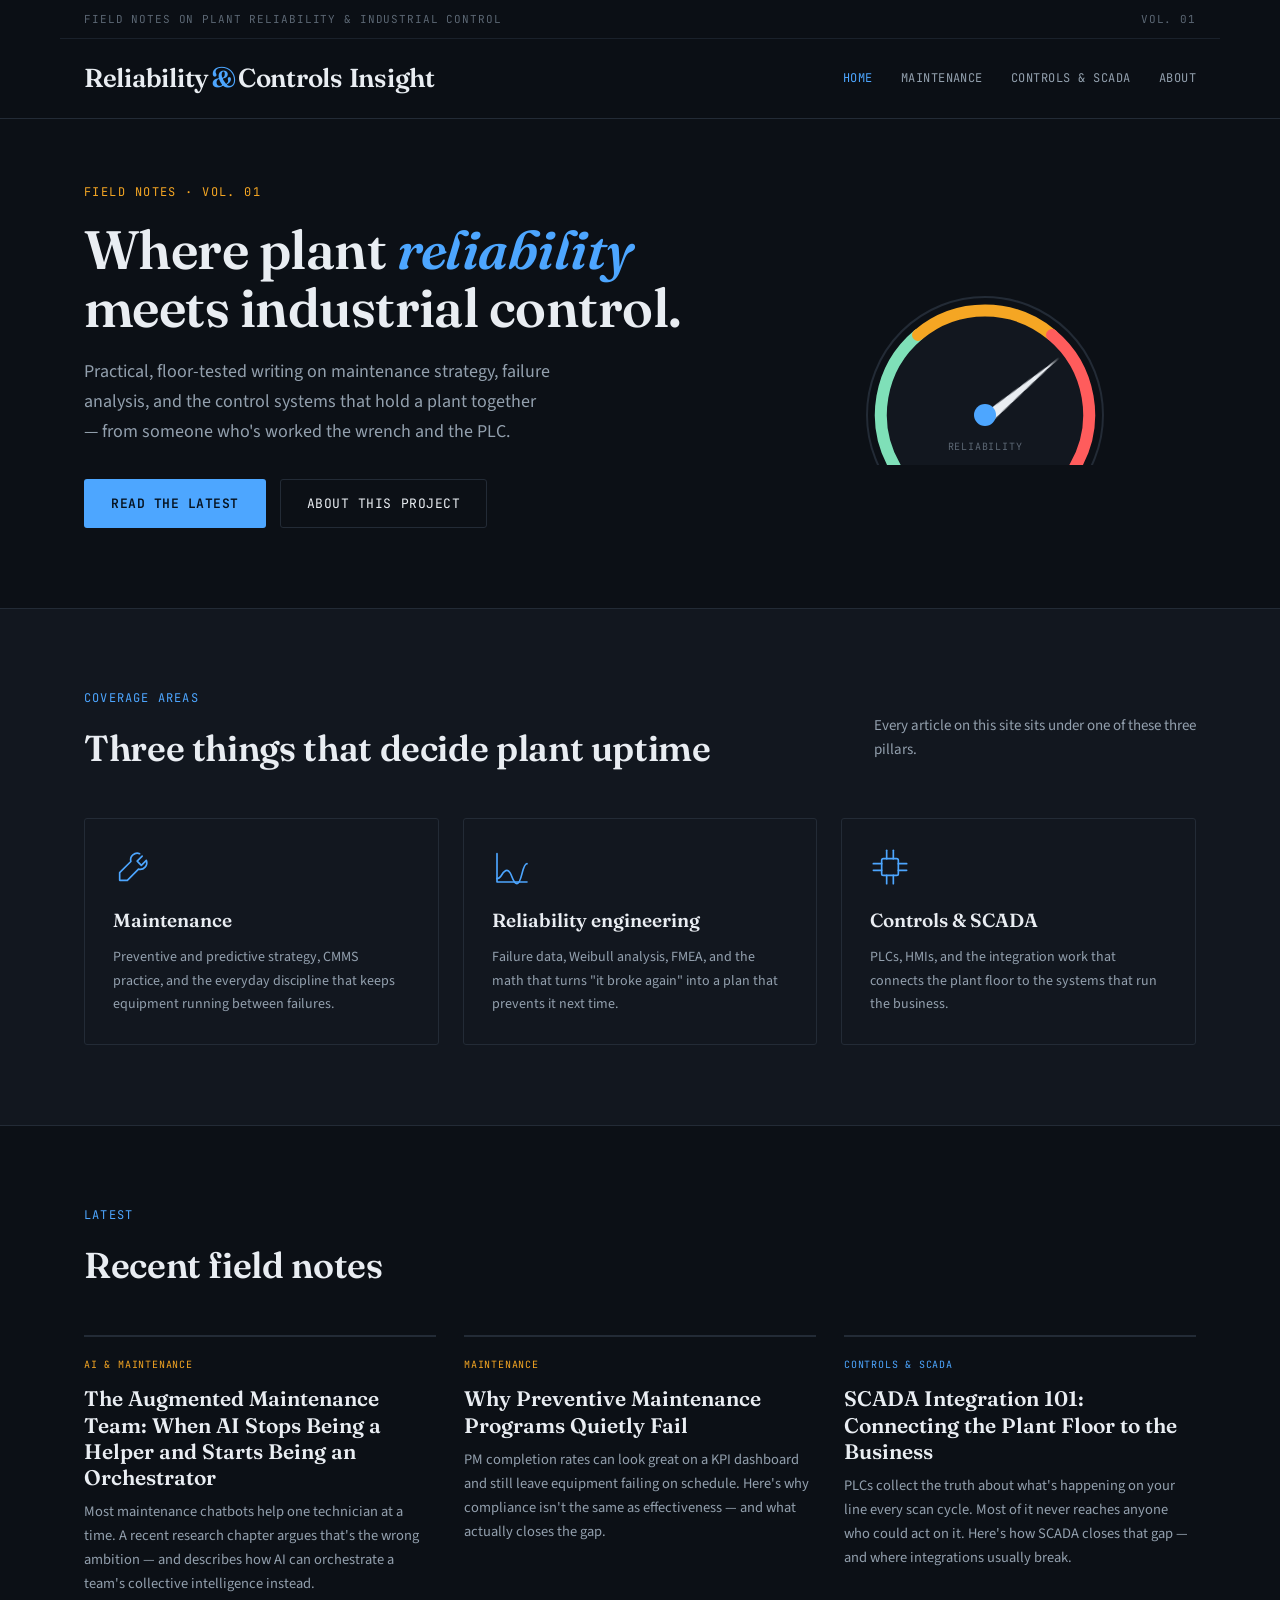
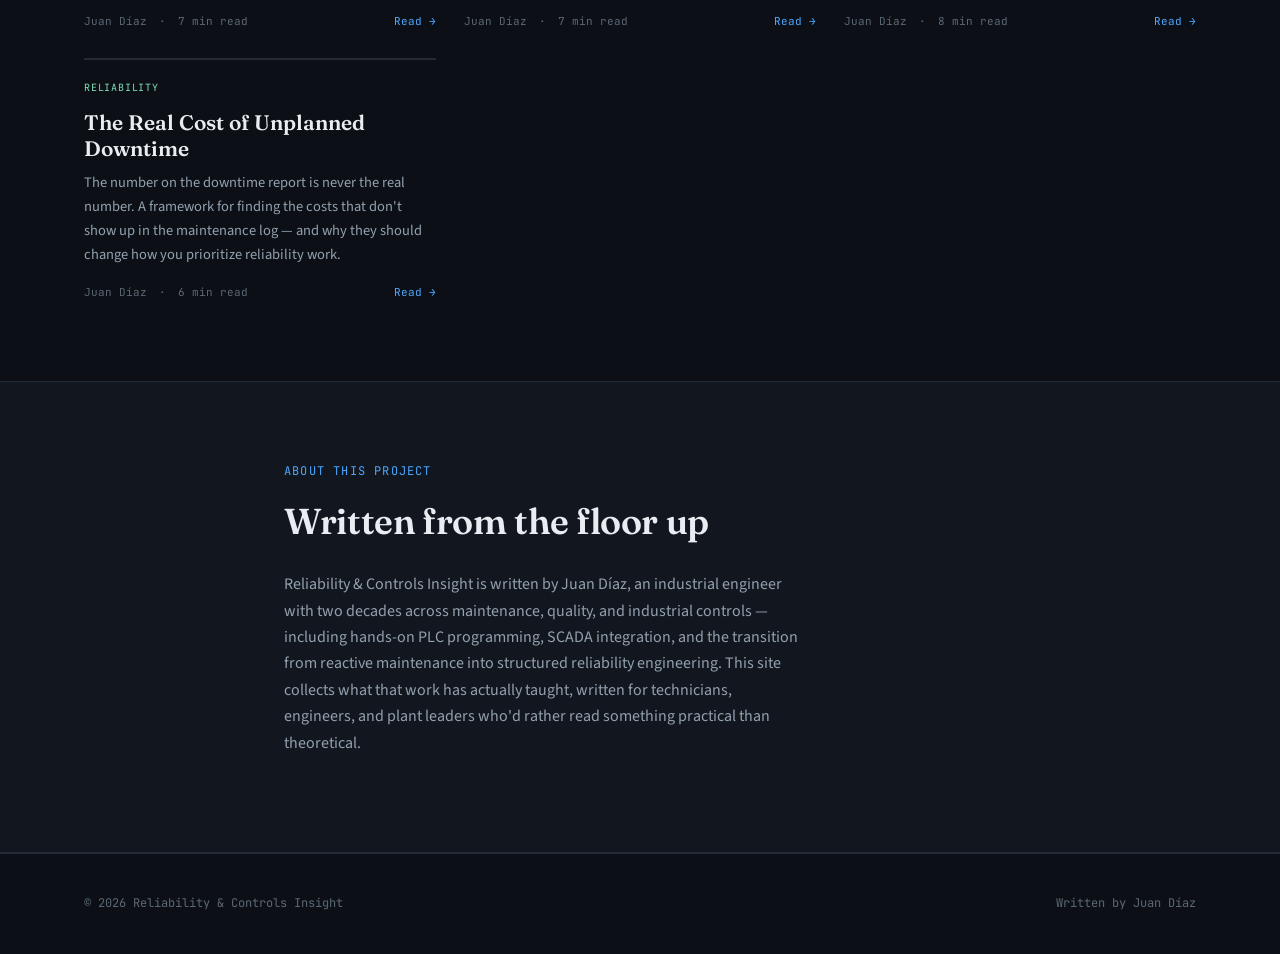
<file: index.html>
<!DOCTYPE html>
<html lang="en">
<head>
<meta charset="UTF-8">
<meta name="viewport" content="width=device-width, initial-scale=1.0">
<title>Reliability &amp; Controls Insight</title>
<meta name="description" content="Field notes on plant reliability, maintenance, and industrial control systems — written from the floor up.">
<link rel="preconnect" href="https://fonts.googleapis.com">
<link rel="preconnect" href="https://fonts.gstatic.com" crossorigin>
<link href="https://fonts.googleapis.com/css2?family=Fraunces:ital,opsz,wght@0,9..144,500;0,9..144,600;1,9..144,500&family=Source+Sans+3:wght@400;500;600&family=JetBrains+Mono:wght@400;500;600&display=swap" rel="stylesheet">
<link rel="stylesheet" href="style.css">
</head>
<body>

<header class="masthead">
  <div class="masthead-top">
    <span>Field notes on plant reliability &amp; industrial control</span>
    <span>Vol. 01</span>
  </div>
  <div class="masthead-main">
    <a href="index.html" class="wordmark">Reliability <span class="wordmark-accent">&amp;</span> Controls Insight</a>
    <nav class="masthead-nav">
      <a href="index.html" class="active">Home</a>
      <a href="index.html#maintenance">Maintenance</a>
      <a href="index.html#controls">Controls &amp; SCADA</a>
      <a href="index.html#about">About</a>
    </nav>
  </div>
</header>

<!-- HERO -->
<section class="hero">
  <div class="hero-copy">
    <p class="hero-kicker">Field Notes · Vol. 01</p>
    <h1 class="hero-title">Where plant <em>reliability</em> meets industrial control.</h1>
    <p class="hero-dek">
      Practical, floor-tested writing on maintenance strategy, failure analysis, and the control
      systems that hold a plant together — from someone who's worked the wrench and the PLC.
    </p>
    <div class="hero-cta">
      <a href="#latest" class="btn btn-primary">Read the latest</a>
      <a href="#about" class="btn btn-ghost">About this project</a>
    </div>
  </div>

  <div class="gauge-wrap">
    <svg class="gauge-svg" viewBox="0 0 320 220" xmlns="http://www.w3.org/2000/svg" aria-hidden="true">
      <circle cx="160" cy="170" r="118" class="gauge-bezel"/>
      <circle cx="160" cy="170" r="104" class="gauge-face"/>
      <path d="M70,222 A104,104 0 0 1 93,90" class="gauge-arc gauge-arc-safe"/>
      <path d="M93,90 A104,104 0 0 1 227,90" class="gauge-arc gauge-arc-warn"/>
      <path d="M227,90 A104,104 0 0 1 250,222" class="gauge-arc gauge-arc-crit"/>
      <g class="gauge-needle">
        <polygon points="160,78 154,175 166,175" class="gauge-needle-shape"/>
      </g>
      <circle cx="160" cy="170" r="11" class="gauge-hub"/>
      <text x="160" y="205" text-anchor="middle" class="gauge-caption">RELIABILITY</text>
    </svg>
  </div>
</section>

<!-- PILLARS -->
<section class="section section-alt">
  <div class="section-inner">
    <div class="section-head">
      <div>
        <p class="section-kicker">Coverage areas</p>
        <h2 class="section-title">Three things that decide plant uptime</h2>
      </div>
      <p class="section-sub">Every article on this site sits under one of these three pillars.</p>
    </div>

    <div class="pillar-grid">

      <div class="pillar-card" id="maintenance">
        <div class="pillar-icon">
          <svg viewBox="0 0 48 48" fill="none" stroke="currentColor" stroke-width="2" stroke-linecap="round" stroke-linejoin="round">
            <path d="M32 8a8 8 0 0 0-10.6 9.4L8 30.8V40h9.2l13.4-13.4A8 8 0 0 0 40 16l-6 6-5-5 6-6"/>
          </svg>
        </div>
        <h3>Maintenance</h3>
        <p>Preventive and predictive strategy, CMMS practice, and the everyday discipline that keeps
           equipment running between failures.</p>
      </div>

      <div class="pillar-card" id="reliability">
        <div class="pillar-icon">
          <svg viewBox="0 0 48 48" fill="none" stroke="currentColor" stroke-width="2" stroke-linecap="round" stroke-linejoin="round">
            <path d="M6 38c6 0 6-10 12-10s6 16 12 16 6-24 12-24"/>
            <path d="M6 8v34h36" stroke-linecap="round"/>
          </svg>
        </div>
        <h3>Reliability engineering</h3>
        <p>Failure data, Weibull analysis, FMEA, and the math that turns "it broke again" into a
           plan that prevents it next time.</p>
      </div>

      <div class="pillar-card" id="controls">
        <div class="pillar-icon">
          <svg viewBox="0 0 48 48" fill="none" stroke="currentColor" stroke-width="2" stroke-linecap="round" stroke-linejoin="round">
            <rect x="14" y="14" width="20" height="20" rx="2"/>
            <line x1="20" y1="4" x2="20" y2="14"/>
            <line x1="28" y1="4" x2="28" y2="14"/>
            <line x1="20" y1="34" x2="20" y2="44"/>
            <line x1="28" y1="34" x2="28" y2="44"/>
            <line x1="4" y1="20" x2="14" y2="20"/>
            <line x1="4" y1="28" x2="14" y2="28"/>
            <line x1="34" y1="20" x2="44" y2="20"/>
            <line x1="34" y1="28" x2="44" y2="28"/>
          </svg>
        </div>
        <h3>Controls &amp; SCADA</h3>
        <p>PLCs, HMIs, and the integration work that connects the plant floor to the systems that
           run the business.</p>
      </div>

    </div>
  </div>
</section>

<!-- LATEST ARTICLES -->
<section class="section" id="latest">
  <div class="section-inner">
    <div class="section-head">
      <div>
        <p class="section-kicker">Latest</p>
        <h2 class="section-title">Recent field notes</h2>
      </div>
    </div>

    <div class="article-grid">

      <article class="article-card">
        <span class="article-tag">AI &amp; Maintenance</span>
        <h3><a href="articles/augmented-maintenance-team.html">The Augmented Maintenance Team: When AI Stops Being a Helper and Starts Being an Orchestrator</a></h3>
        <p>Most maintenance chatbots help one technician at a time. A recent research chapter argues
           that's the wrong ambition — and describes how AI can orchestrate a team's collective
           intelligence instead.</p>
        <div class="article-meta">
          <span>Juan Díaz</span>
          <span>·</span>
          <span>7 min read</span>
          <a href="articles/augmented-maintenance-team.html" class="read-more">Read →</a>
        </div>
      </article>

      <article class="article-card">
        <span class="article-tag">Maintenance</span>
        <h3><a href="articles/preventive-maintenance-fails.html">Why Preventive Maintenance Programs Quietly Fail</a></h3>
        <p>PM completion rates can look great on a KPI dashboard and still leave equipment failing
           on schedule. Here's why compliance isn't the same as effectiveness — and what actually
           closes the gap.</p>
        <div class="article-meta">
          <span>Juan Díaz</span>
          <span>·</span>
          <span>7 min read</span>
          <a href="articles/preventive-maintenance-fails.html" class="read-more">Read →</a>
        </div>
      </article>

      <article class="article-card">
        <span class="article-tag tag-controls">Controls &amp; SCADA</span>
        <h3><a href="articles/scada-integration-101.html">SCADA Integration 101: Connecting the Plant Floor to the Business</a></h3>
        <p>PLCs collect the truth about what's happening on your line every scan cycle. Most of it
           never reaches anyone who could act on it. Here's how SCADA closes that gap — and where
           integrations usually break.</p>
        <div class="article-meta">
          <span>Juan Díaz</span>
          <span>·</span>
          <span>8 min read</span>
          <a href="articles/scada-integration-101.html" class="read-more">Read →</a>
        </div>
      </article>

      <article class="article-card">
        <span class="article-tag tag-reliability">Reliability</span>
        <h3><a href="articles/cost-of-unplanned-downtime.html">The Real Cost of Unplanned Downtime</a></h3>
        <p>The number on the downtime report is never the real number. A framework for finding the
           costs that don't show up in the maintenance log — and why they should change how you
           prioritize reliability work.</p>
        <div class="article-meta">
          <span>Juan Díaz</span>
          <span>·</span>
          <span>6 min read</span>
          <a href="articles/cost-of-unplanned-downtime.html" class="read-more">Read →</a>
        </div>
      </article>

    </div>
  </div>
</section>

<!-- ABOUT -->
<section class="section section-alt" id="about">
  <div class="section-inner" style="max-width: 760px;">
    <p class="section-kicker">About this project</p>
    <h2 class="section-title" style="margin-bottom: 20px;">Written from the floor up</h2>
    <p style="color: var(--text-muted); font-size: 16px; max-width: 65ch;">
      Reliability &amp; Controls Insight is written by Juan Díaz, an industrial engineer with two
      decades across maintenance, quality, and industrial controls — including hands-on PLC
      programming, SCADA integration, and the transition from reactive maintenance into structured
      reliability engineering. This site collects what that work has actually taught, written for
      technicians, engineers, and plant leaders who'd rather read something practical than
      theoretical.
    </p>
  </div>
</section>

<footer class="site-footer">
  <div class="site-footer-inner">
    <span>© <span id="year"></span> Reliability &amp; Controls Insight</span>
    <span>Written by Juan Díaz</span>
  </div>
</footer>

<script src="script.js"></script>
</body>
</html>
</file>
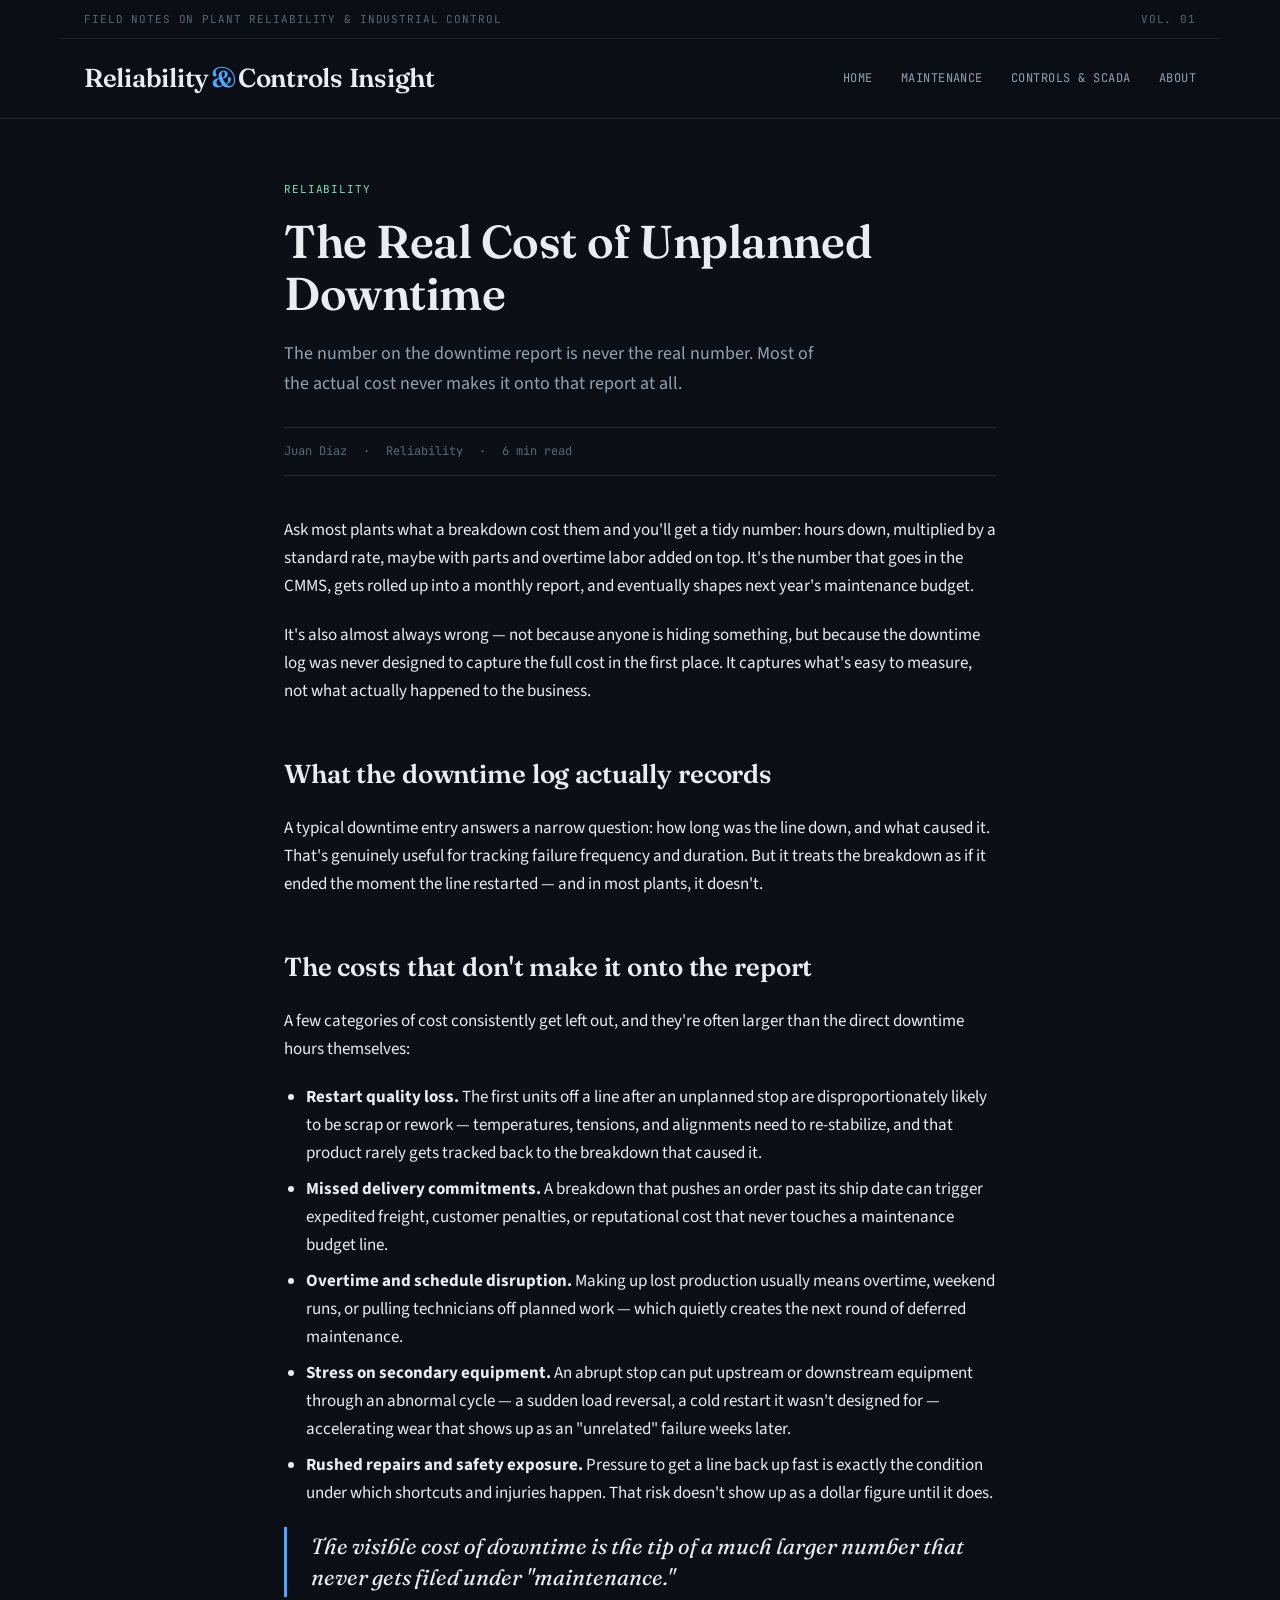
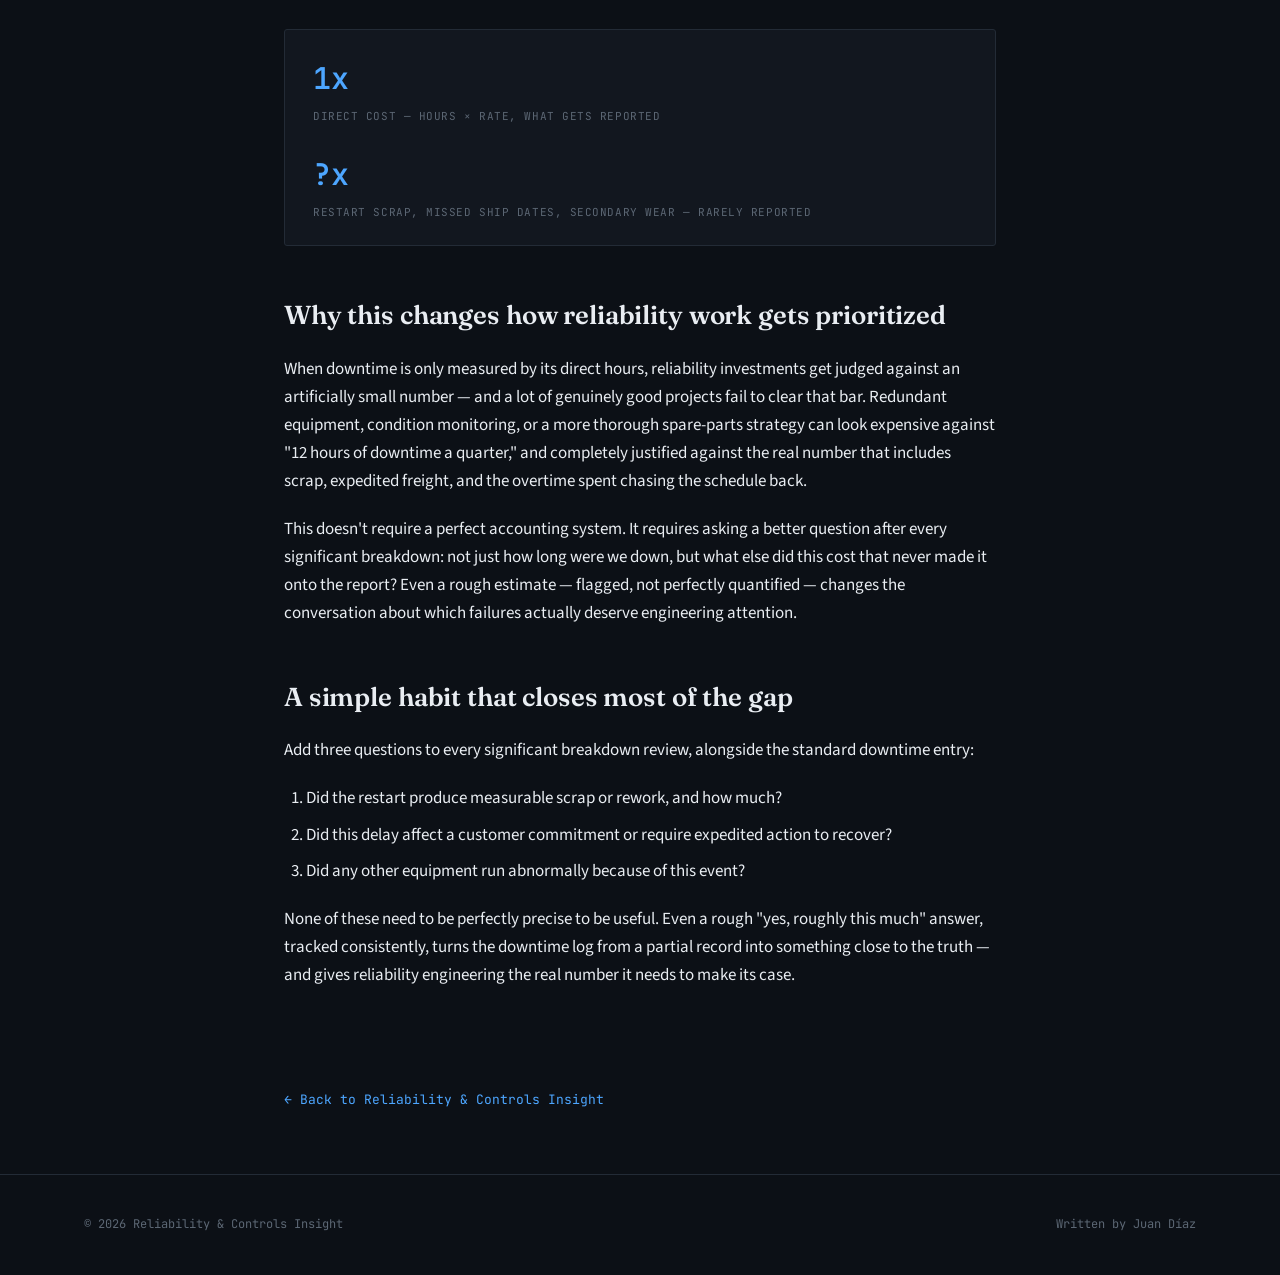
<file: cost-of-unplanned-downtime.html>
<!DOCTYPE html>
<html lang="en">
<head>
<meta charset="UTF-8">
<meta name="viewport" content="width=device-width, initial-scale=1.0">
<title>The Real Cost of Unplanned Downtime — Reliability &amp; Controls Insight</title>
<meta name="description" content="The number on the downtime report is never the real number. A framework for finding the costs that don't show up in the maintenance log.">
<link rel="preconnect" href="https://fonts.googleapis.com">
<link rel="preconnect" href="https://fonts.gstatic.com" crossorigin>
<link href="https://fonts.googleapis.com/css2?family=Fraunces:ital,opsz,wght@0,9..144,500;0,9..144,600;1,9..144,500&family=Source+Sans+3:wght@400;500;600&family=JetBrains+Mono:wght@400;500;600&display=swap" rel="stylesheet">
<link rel="stylesheet" href="../style.css">
</head>
<body>

<header class="masthead">
  <div class="masthead-top">
    <span>Field notes on plant reliability &amp; industrial control</span>
    <span>Vol. 01</span>
  </div>
  <div class="masthead-main">
    <a href="../index.html" class="wordmark">Reliability <span class="wordmark-accent">&amp;</span> Controls Insight</a>
    <nav class="masthead-nav">
      <a href="../index.html">Home</a>
      <a href="../index.html#maintenance">Maintenance</a>
      <a href="../index.html#controls">Controls &amp; SCADA</a>
      <a href="../index.html#about">About</a>
    </nav>
  </div>
</header>

<div class="article-header">
  <span class="article-tag tag-reliability">Reliability</span>
  <h1 class="article-title">The Real Cost of Unplanned Downtime</h1>
  <p class="article-dek">
    The number on the downtime report is never the real number. Most of the actual cost never makes
    it onto that report at all.
  </p>
  <div class="article-byline">
    <span>Juan Díaz</span>
    <span>·</span>
    <span>Reliability</span>
    <span>·</span>
    <span>6 min read</span>
  </div>
</div>

<div class="article-body">

  <p>
    Ask most plants what a breakdown cost them and you'll get a tidy number: hours down, multiplied by
    a standard rate, maybe with parts and overtime labor added on top. It's the number that goes in
    the CMMS, gets rolled up into a monthly report, and eventually shapes next year's maintenance
    budget.
  </p>
  <p>
    It's also almost always wrong — not because anyone is hiding something, but because the downtime
    log was never designed to capture the full cost in the first place. It captures what's easy to
    measure, not what actually happened to the business.
  </p>

  <h2>What the downtime log actually records</h2>
  <p>
    A typical downtime entry answers a narrow question: how long was the line down, and what caused
    it. That's genuinely useful for tracking failure frequency and duration. But it treats the
    breakdown as if it ended the moment the line restarted — and in most plants, it doesn't.
  </p>

  <h2>The costs that don't make it onto the report</h2>
  <p>
    A few categories of cost consistently get left out, and they're often larger than the direct
    downtime hours themselves:
  </p>
  <ul>
    <li><strong>Restart quality loss.</strong> The first units off a line after an unplanned stop are
      disproportionately likely to be scrap or rework — temperatures, tensions, and alignments need
      to re-stabilize, and that product rarely gets tracked back to the breakdown that caused it.</li>
    <li><strong>Missed delivery commitments.</strong> A breakdown that pushes an order past its ship
      date can trigger expedited freight, customer penalties, or reputational cost that never touches
      a maintenance budget line.</li>
    <li><strong>Overtime and schedule disruption.</strong> Making up lost production usually means
      overtime, weekend runs, or pulling technicians off planned work — which quietly creates the next
      round of deferred maintenance.</li>
    <li><strong>Stress on secondary equipment.</strong> An abrupt stop can put upstream or downstream
      equipment through an abnormal cycle — a sudden load reversal, a cold restart it wasn't designed
      for — accelerating wear that shows up as an "unrelated" failure weeks later.</li>
    <li><strong>Rushed repairs and safety exposure.</strong> Pressure to get a line back up fast is
      exactly the condition under which shortcuts and injuries happen. That risk doesn't show up as a
      dollar figure until it does.</li>
  </ul>

  <p class="pull-quote">
    The visible cost of downtime is the tip of a much larger number that never gets filed under
    "maintenance."
  </p>

  <div class="stat-callout">
    <div class="stat">
      <span class="stat-value">1x</span>
      <span class="stat-label">Direct cost — hours × rate, what gets reported</span>
    </div>
    <div class="stat">
      <span class="stat-value">?x</span>
      <span class="stat-label">Restart scrap, missed ship dates, secondary wear — rarely reported</span>
    </div>
  </div>

  <h2>Why this changes how reliability work gets prioritized</h2>
  <p>
    When downtime is only measured by its direct hours, reliability investments get judged against an
    artificially small number — and a lot of genuinely good projects fail to clear that bar. Redundant
    equipment, condition monitoring, or a more thorough spare-parts strategy can look expensive against
    "12 hours of downtime a quarter," and completely justified against the real number that includes
    scrap, expedited freight, and the overtime spent chasing the schedule back.
  </p>
  <p>
    This doesn't require a perfect accounting system. It requires asking a better question after every
    significant breakdown: not just how long were we down, but what else did this cost that never made
    it onto the report? Even a rough estimate — flagged, not perfectly quantified — changes the
    conversation about which failures actually deserve engineering attention.
  </p>

  <h2>A simple habit that closes most of the gap</h2>
  <p>
    Add three questions to every significant breakdown review, alongside the standard downtime entry:
  </p>
  <ol>
    <li>Did the restart produce measurable scrap or rework, and how much?</li>
    <li>Did this delay affect a customer commitment or require expedited action to recover?</li>
    <li>Did any other equipment run abnormally because of this event?</li>
  </ol>
  <p>
    None of these need to be perfectly precise to be useful. Even a rough "yes, roughly this much"
    answer, tracked consistently, turns the downtime log from a partial record into something close to
    the truth — and gives reliability engineering the real number it needs to make its case.
  </p>

</div>

<div class="article-footer-nav">
  <a href="../index.html">← Back to Reliability &amp; Controls Insight</a>
</div>

<footer class="site-footer">
  <div class="site-footer-inner">
    <span>© <span id="year"></span> Reliability &amp; Controls Insight</span>
    <span>Written by Juan Díaz</span>
  </div>
</footer>

<script src="../script.js"></script>
</body>
</html>
</file>
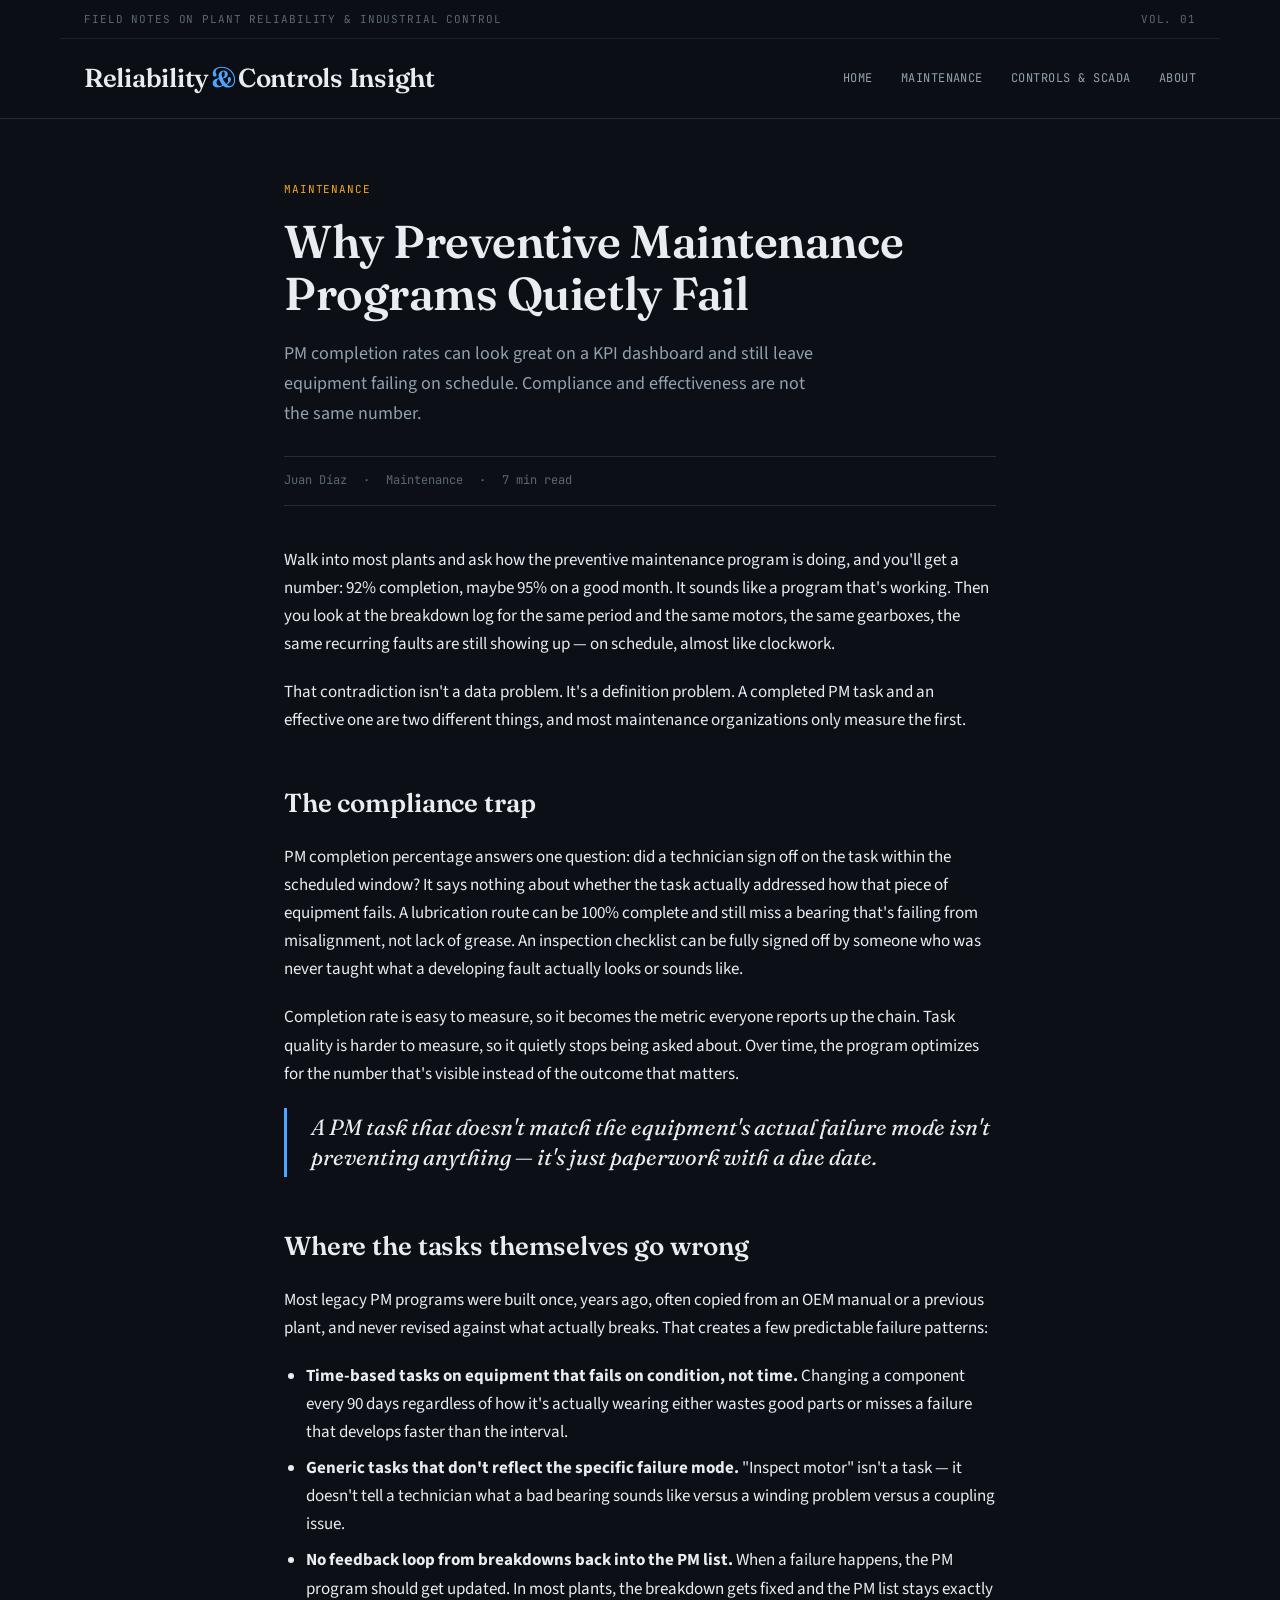
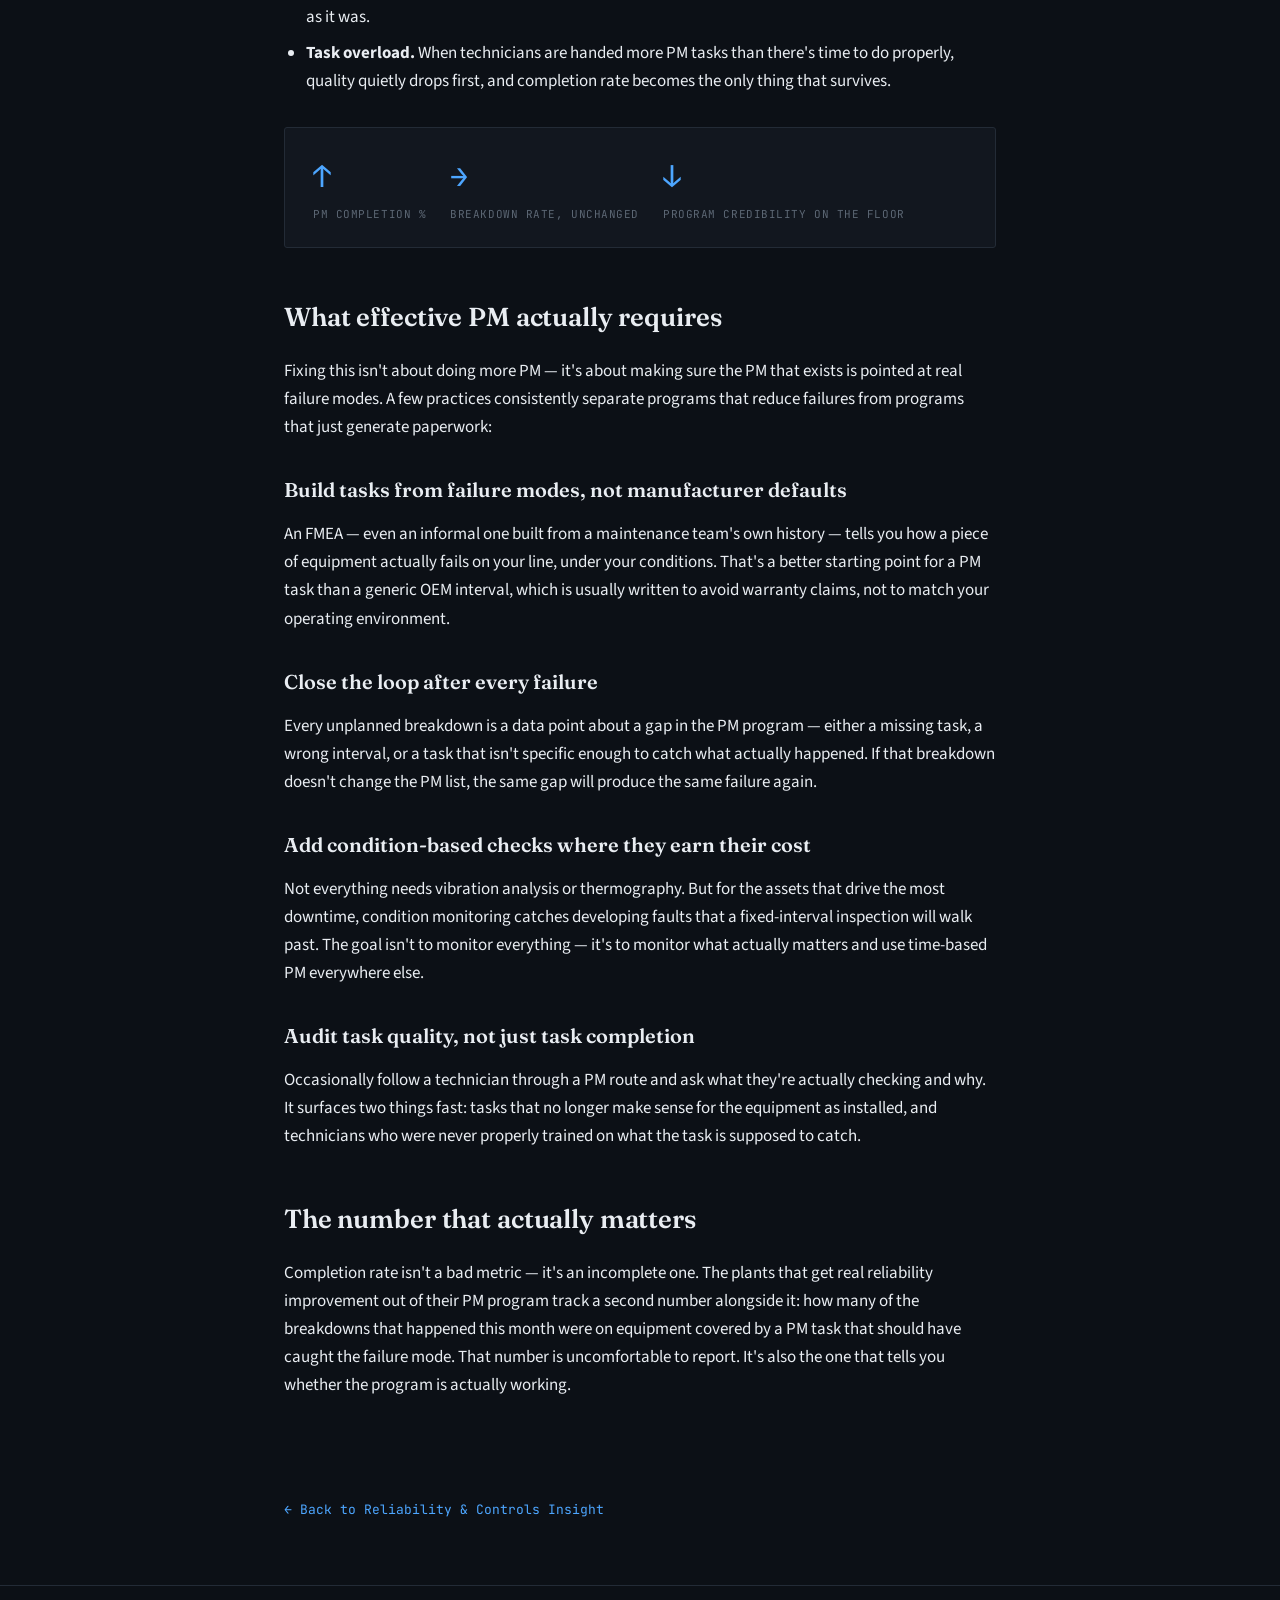
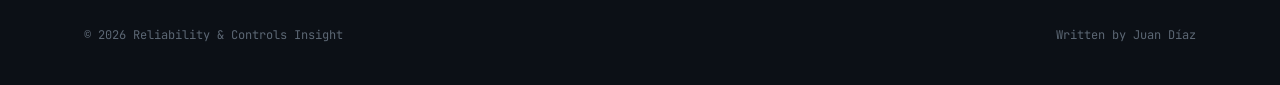
<file: preventive-maintenance-fails.html>
<!DOCTYPE html>
<html lang="en">
<head>
<meta charset="UTF-8">
<meta name="viewport" content="width=device-width, initial-scale=1.0">
<title>Why Preventive Maintenance Programs Quietly Fail — Reliability &amp; Controls Insight</title>
<meta name="description" content="PM completion rates can look great on a dashboard and still leave equipment failing on schedule. Here's why compliance isn't the same as effectiveness.">
<link rel="preconnect" href="https://fonts.googleapis.com">
<link rel="preconnect" href="https://fonts.gstatic.com" crossorigin>
<link href="https://fonts.googleapis.com/css2?family=Fraunces:ital,opsz,wght@0,9..144,500;0,9..144,600;1,9..144,500&family=Source+Sans+3:wght@400;500;600&family=JetBrains+Mono:wght@400;500;600&display=swap" rel="stylesheet">
<link rel="stylesheet" href="../style.css">
</head>
<body>

<header class="masthead">
  <div class="masthead-top">
    <span>Field notes on plant reliability &amp; industrial control</span>
    <span>Vol. 01</span>
  </div>
  <div class="masthead-main">
    <a href="../index.html" class="wordmark">Reliability <span class="wordmark-accent">&amp;</span> Controls Insight</a>
    <nav class="masthead-nav">
      <a href="../index.html">Home</a>
      <a href="../index.html#maintenance">Maintenance</a>
      <a href="../index.html#controls">Controls &amp; SCADA</a>
      <a href="../index.html#about">About</a>
    </nav>
  </div>
</header>

<div class="article-header">
  <span class="article-tag">Maintenance</span>
  <h1 class="article-title">Why Preventive Maintenance Programs Quietly Fail</h1>
  <p class="article-dek">
    PM completion rates can look great on a KPI dashboard and still leave equipment failing on
    schedule. Compliance and effectiveness are not the same number.
  </p>
  <div class="article-byline">
    <span>Juan Díaz</span>
    <span>·</span>
    <span>Maintenance</span>
    <span>·</span>
    <span>7 min read</span>
  </div>
</div>

<div class="article-body">

  <p>
    Walk into most plants and ask how the preventive maintenance program is doing, and you'll get a
    number: 92% completion, maybe 95% on a good month. It sounds like a program that's working. Then
    you look at the breakdown log for the same period and the same motors, the same gearboxes, the
    same recurring faults are still showing up — on schedule, almost like clockwork.
  </p>
  <p>
    That contradiction isn't a data problem. It's a definition problem. A completed PM task and an
    effective one are two different things, and most maintenance organizations only measure the
    first.
  </p>

  <h2>The compliance trap</h2>
  <p>
    PM completion percentage answers one question: did a technician sign off on the task within the
    scheduled window? It says nothing about whether the task actually addressed how that piece of
    equipment fails. A lubrication route can be 100% complete and still miss a bearing that's failing
    from misalignment, not lack of grease. An inspection checklist can be fully signed off by someone
    who was never taught what a developing fault actually looks or sounds like.
  </p>
  <p>
    Completion rate is easy to measure, so it becomes the metric everyone reports up the chain. Task
    quality is harder to measure, so it quietly stops being asked about. Over time, the program
    optimizes for the number that's visible instead of the outcome that matters.
  </p>

  <p class="pull-quote">
    A PM task that doesn't match the equipment's actual failure mode isn't preventing anything —
    it's just paperwork with a due date.
  </p>

  <h2>Where the tasks themselves go wrong</h2>
  <p>
    Most legacy PM programs were built once, years ago, often copied from an OEM manual or a previous
    plant, and never revised against what actually breaks. That creates a few predictable failure
    patterns:
  </p>
  <ul>
    <li><strong>Time-based tasks on equipment that fails on condition, not time.</strong> Changing a
      component every 90 days regardless of how it's actually wearing either wastes good parts or
      misses a failure that develops faster than the interval.</li>
    <li><strong>Generic tasks that don't reflect the specific failure mode.</strong> "Inspect motor"
      isn't a task — it doesn't tell a technician what a bad bearing sounds like versus a winding
      problem versus a coupling issue.</li>
    <li><strong>No feedback loop from breakdowns back into the PM list.</strong> When a failure
      happens, the PM program should get updated. In most plants, the breakdown gets fixed and the
      PM list stays exactly as it was.</li>
    <li><strong>Task overload.</strong> When technicians are handed more PM tasks than there's time to
      do properly, quality quietly drops first, and completion rate becomes the only thing that
      survives.</li>
  </ul>

  <div class="stat-callout">
    <div class="stat">
      <span class="stat-value">↑</span>
      <span class="stat-label">PM completion %</span>
    </div>
    <div class="stat">
      <span class="stat-value">→</span>
      <span class="stat-label">Breakdown rate, unchanged</span>
    </div>
    <div class="stat">
      <span class="stat-value">↓</span>
      <span class="stat-label">Program credibility on the floor</span>
    </div>
  </div>

  <h2>What effective PM actually requires</h2>
  <p>
    Fixing this isn't about doing more PM — it's about making sure the PM that exists is pointed at
    real failure modes. A few practices consistently separate programs that reduce failures from
    programs that just generate paperwork:
  </p>

  <h3>Build tasks from failure modes, not manufacturer defaults</h3>
  <p>
    An FMEA — even an informal one built from a maintenance team's own history — tells you how a
    piece of equipment actually fails on your line, under your conditions. That's a better starting
    point for a PM task than a generic OEM interval, which is usually written to avoid warranty
    claims, not to match your operating environment.
  </p>

  <h3>Close the loop after every failure</h3>
  <p>
    Every unplanned breakdown is a data point about a gap in the PM program — either a missing task,
    a wrong interval, or a task that isn't specific enough to catch what actually happened. If that
    breakdown doesn't change the PM list, the same gap will produce the same failure again.
  </p>

  <h3>Add condition-based checks where they earn their cost</h3>
  <p>
    Not everything needs vibration analysis or thermography. But for the assets that drive the most
    downtime, condition monitoring catches developing faults that a fixed-interval inspection will
    walk past. The goal isn't to monitor everything — it's to monitor what actually matters and use
    time-based PM everywhere else.
  </p>

  <h3>Audit task quality, not just task completion</h3>
  <p>
    Occasionally follow a technician through a PM route and ask what they're actually checking and
    why. It surfaces two things fast: tasks that no longer make sense for the equipment as installed,
    and technicians who were never properly trained on what the task is supposed to catch.
  </p>

  <h2>The number that actually matters</h2>
  <p>
    Completion rate isn't a bad metric — it's an incomplete one. The plants that get real reliability
    improvement out of their PM program track a second number alongside it: how many of the
    breakdowns that happened this month were on equipment covered by a PM task that should have
    caught the failure mode. That number is uncomfortable to report. It's also the one that tells you
    whether the program is actually working.
  </p>

</div>

<div class="article-footer-nav">
  <a href="../index.html">← Back to Reliability &amp; Controls Insight</a>
</div>

<footer class="site-footer">
  <div class="site-footer-inner">
    <span>© <span id="year"></span> Reliability &amp; Controls Insight</span>
    <span>Written by Juan Díaz</span>
  </div>
</footer>

<script src="../script.js"></script>
</body>
</html>
</file>
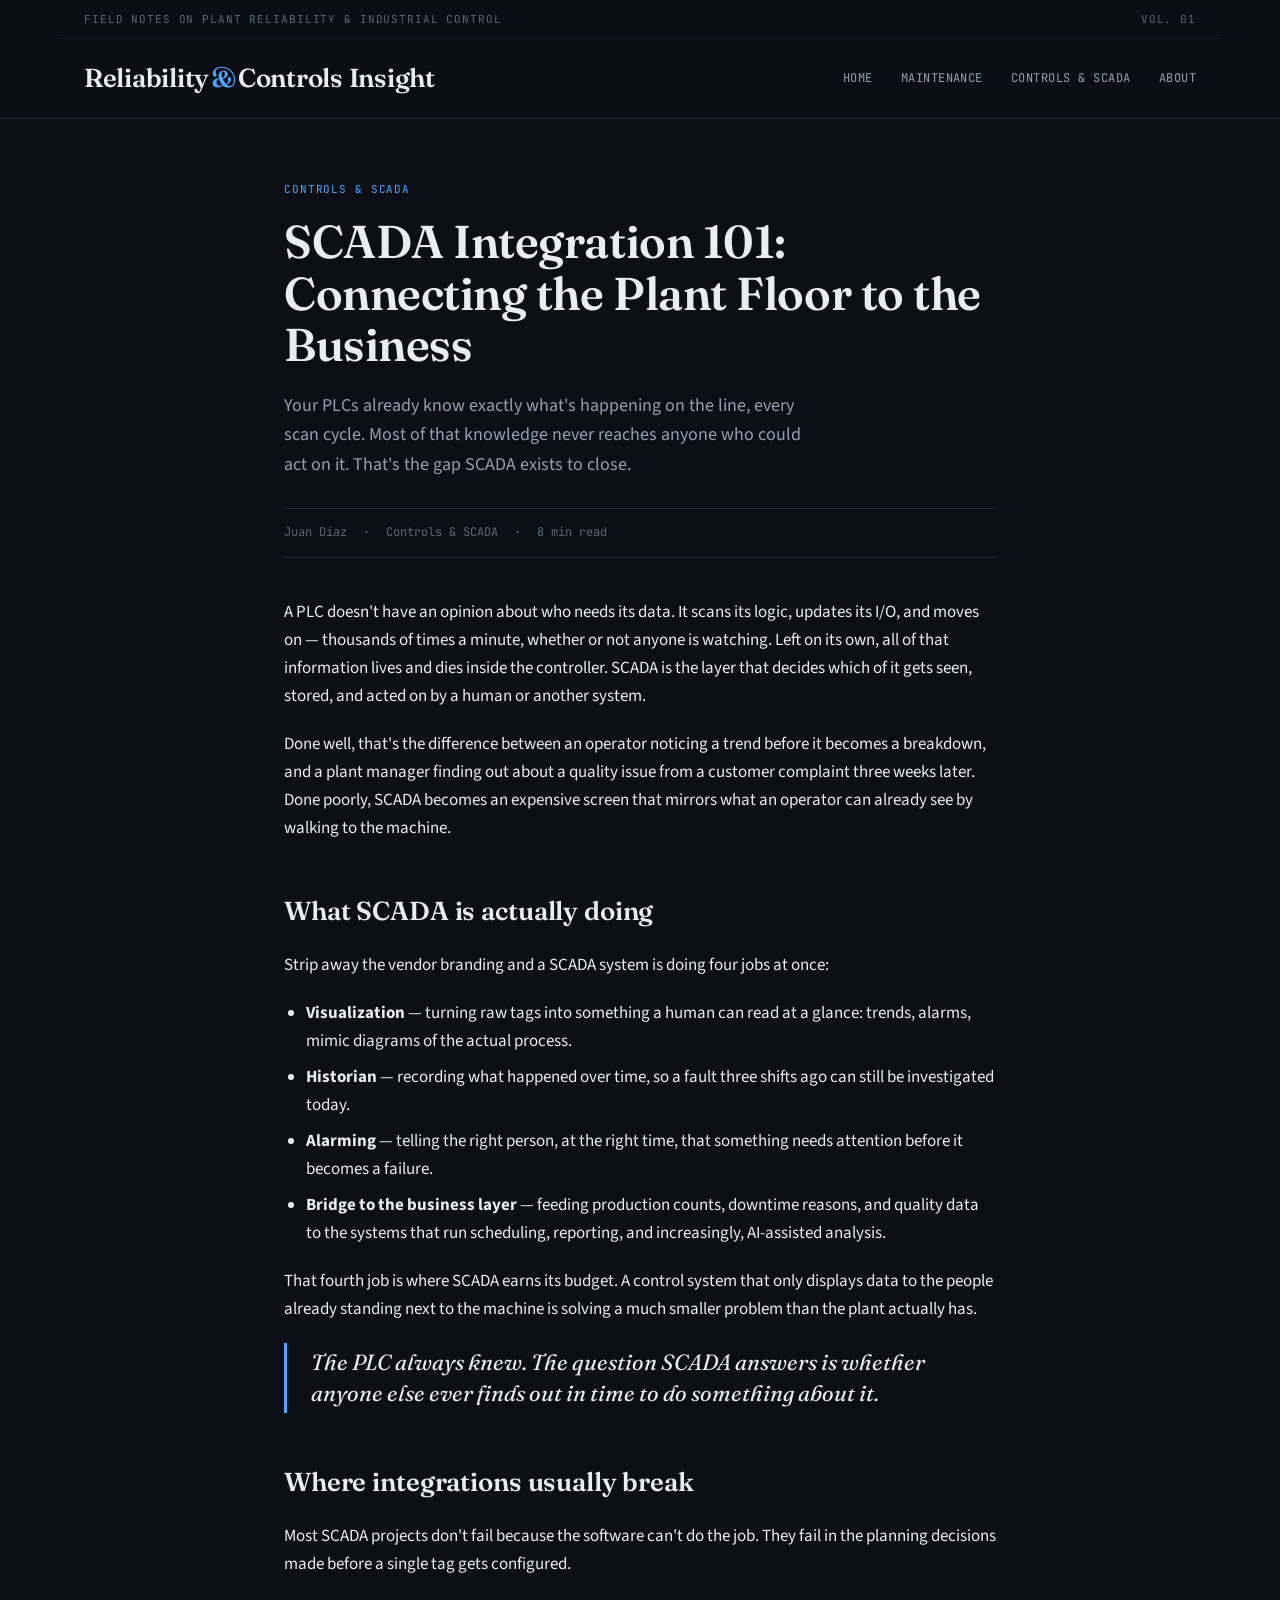
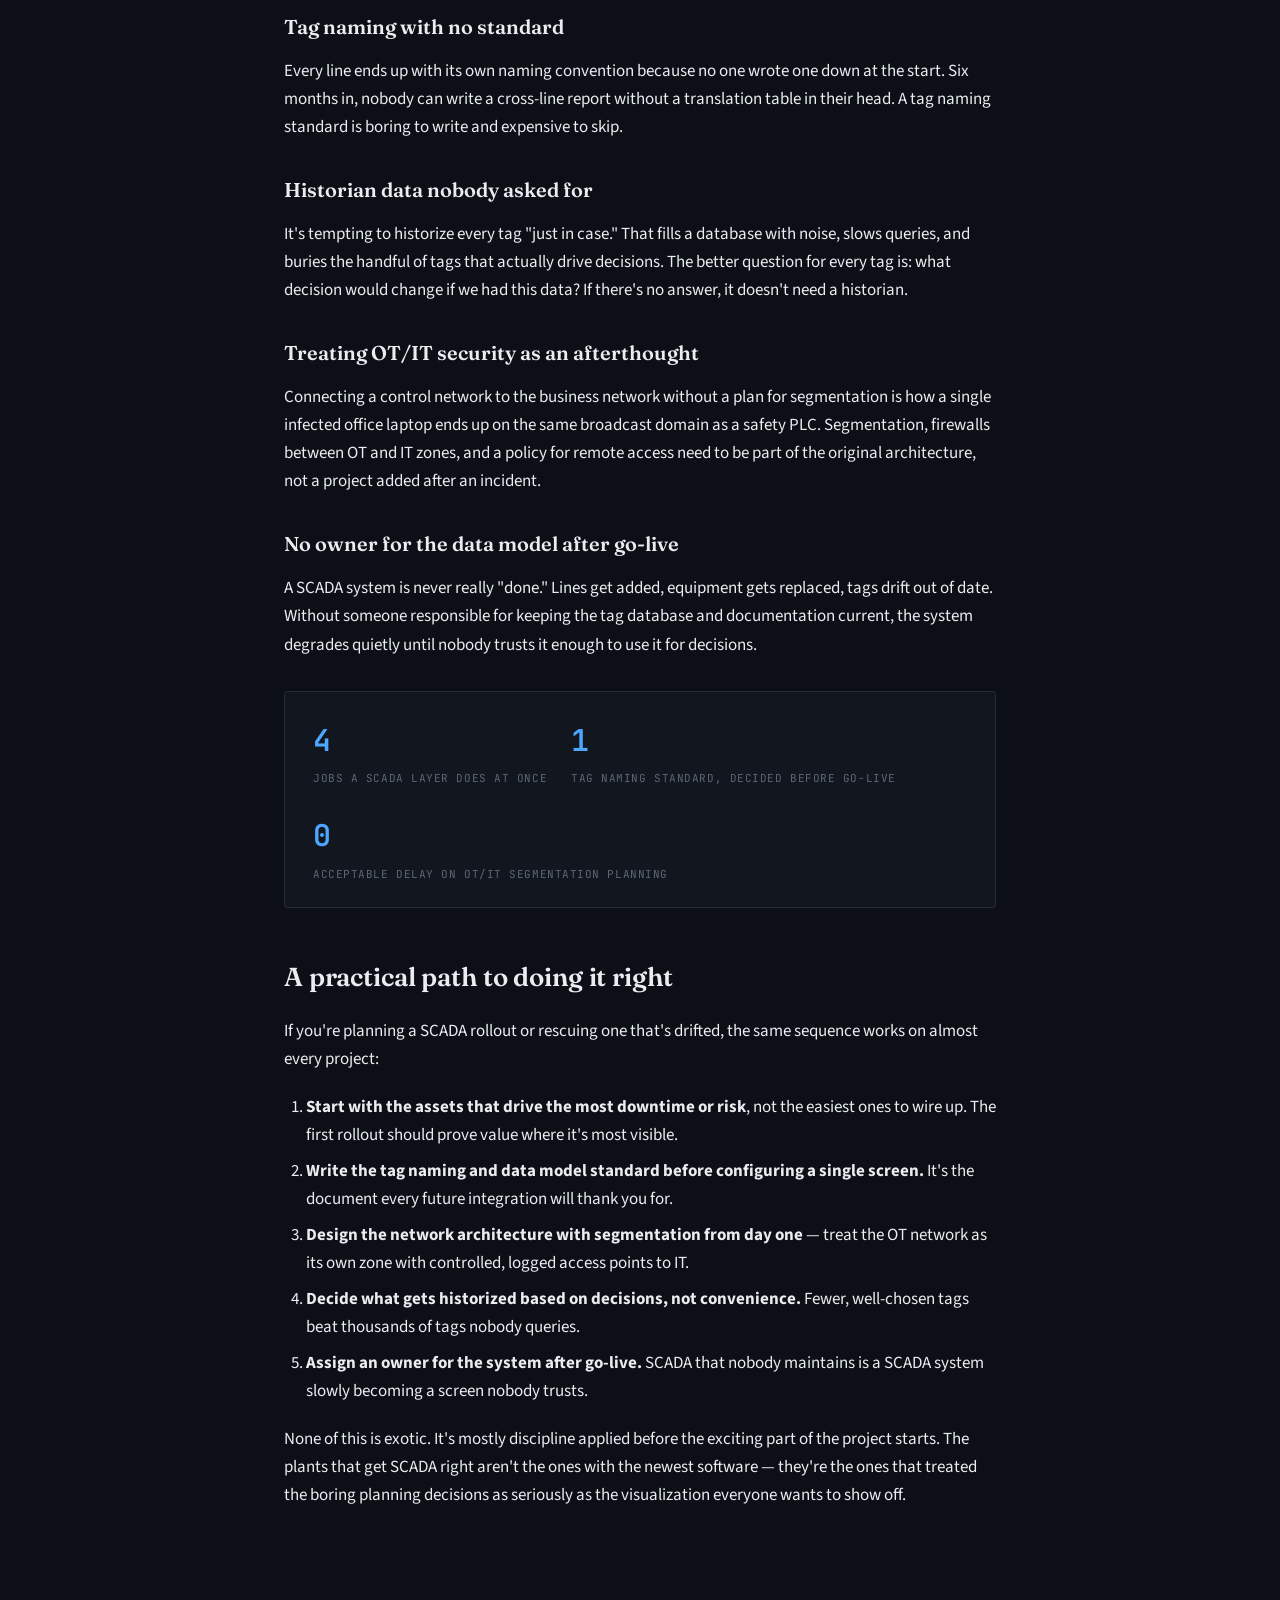
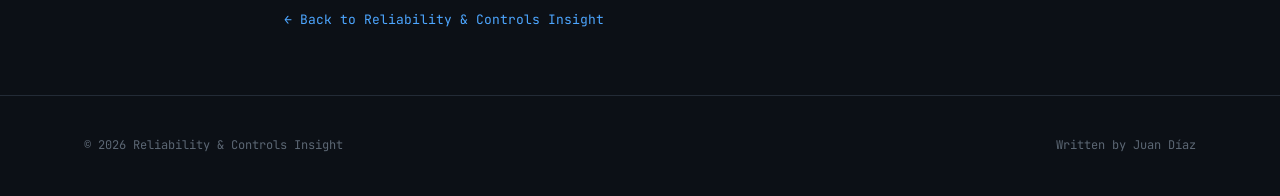
<file: scada-integration-101.html>
<!DOCTYPE html>
<html lang="en">
<head>
<meta charset="UTF-8">
<meta name="viewport" content="width=device-width, initial-scale=1.0">
<title>SCADA Integration 101 — Reliability &amp; Controls Insight</title>
<meta name="description" content="PLCs collect the truth about your line every scan cycle. Most of it never reaches anyone who could act on it. How SCADA closes that gap, and where integrations usually break.">
<link rel="preconnect" href="https://fonts.googleapis.com">
<link rel="preconnect" href="https://fonts.gstatic.com" crossorigin>
<link href="https://fonts.googleapis.com/css2?family=Fraunces:ital,opsz,wght@0,9..144,500;0,9..144,600;1,9..144,500&family=Source+Sans+3:wght@400;500;600&family=JetBrains+Mono:wght@400;500;600&display=swap" rel="stylesheet">
<link rel="stylesheet" href="../style.css">
</head>
<body>

<header class="masthead">
  <div class="masthead-top">
    <span>Field notes on plant reliability &amp; industrial control</span>
    <span>Vol. 01</span>
  </div>
  <div class="masthead-main">
    <a href="../index.html" class="wordmark">Reliability <span class="wordmark-accent">&amp;</span> Controls Insight</a>
    <nav class="masthead-nav">
      <a href="../index.html">Home</a>
      <a href="../index.html#maintenance">Maintenance</a>
      <a href="../index.html#controls">Controls &amp; SCADA</a>
      <a href="../index.html#about">About</a>
    </nav>
  </div>
</header>

<div class="article-header">
  <span class="article-tag tag-controls">Controls &amp; SCADA</span>
  <h1 class="article-title">SCADA Integration 101: Connecting the Plant Floor to the Business</h1>
  <p class="article-dek">
    Your PLCs already know exactly what's happening on the line, every scan cycle. Most of that
    knowledge never reaches anyone who could act on it. That's the gap SCADA exists to close.
  </p>
  <div class="article-byline">
    <span>Juan Díaz</span>
    <span>·</span>
    <span>Controls &amp; SCADA</span>
    <span>·</span>
    <span>8 min read</span>
  </div>
</div>

<div class="article-body">

  <p>
    A PLC doesn't have an opinion about who needs its data. It scans its logic, updates its I/O, and
    moves on — thousands of times a minute, whether or not anyone is watching. Left on its own, all
    of that information lives and dies inside the controller. SCADA is the layer that decides which of
    it gets seen, stored, and acted on by a human or another system.
  </p>
  <p>
    Done well, that's the difference between an operator noticing a trend before it becomes a
    breakdown, and a plant manager finding out about a quality issue from a customer complaint three
    weeks later. Done poorly, SCADA becomes an expensive screen that mirrors what an operator can
    already see by walking to the machine.
  </p>

  <h2>What SCADA is actually doing</h2>
  <p>
    Strip away the vendor branding and a SCADA system is doing four jobs at once:
  </p>
  <ul>
    <li><strong>Visualization</strong> — turning raw tags into something a human can read at a glance:
      trends, alarms, mimic diagrams of the actual process.</li>
    <li><strong>Historian</strong> — recording what happened over time, so a fault three shifts ago can
      still be investigated today.</li>
    <li><strong>Alarming</strong> — telling the right person, at the right time, that something needs
      attention before it becomes a failure.</li>
    <li><strong>Bridge to the business layer</strong> — feeding production counts, downtime reasons,
      and quality data to the systems that run scheduling, reporting, and increasingly, AI-assisted
      analysis.</li>
  </ul>
  <p>
    That fourth job is where SCADA earns its budget. A control system that only displays data to the
    people already standing next to the machine is solving a much smaller problem than the plant
    actually has.
  </p>

  <p class="pull-quote">
    The PLC always knew. The question SCADA answers is whether anyone else ever finds out in time to
    do something about it.
  </p>

  <h2>Where integrations usually break</h2>
  <p>
    Most SCADA projects don't fail because the software can't do the job. They fail in the planning
    decisions made before a single tag gets configured.
  </p>

  <h3>Tag naming with no standard</h3>
  <p>
    Every line ends up with its own naming convention because no one wrote one down at the start. Six
    months in, nobody can write a cross-line report without a translation table in their head. A tag
    naming standard is boring to write and expensive to skip.
  </p>

  <h3>Historian data nobody asked for</h3>
  <p>
    It's tempting to historize every tag "just in case." That fills a database with noise, slows
    queries, and buries the handful of tags that actually drive decisions. The better question for
    every tag is: what decision would change if we had this data? If there's no answer, it doesn't
    need a historian.
  </p>

  <h3>Treating OT/IT security as an afterthought</h3>
  <p>
    Connecting a control network to the business network without a plan for segmentation is how a
    single infected office laptop ends up on the same broadcast domain as a safety PLC. Segmentation,
    firewalls between OT and IT zones, and a policy for remote access need to be part of the original
    architecture, not a project added after an incident.
  </p>

  <h3>No owner for the data model after go-live</h3>
  <p>
    A SCADA system is never really "done." Lines get added, equipment gets replaced, tags drift out of
    date. Without someone responsible for keeping the tag database and documentation current, the
    system degrades quietly until nobody trusts it enough to use it for decisions.
  </p>

  <div class="stat-callout">
    <div class="stat">
      <span class="stat-value">4</span>
      <span class="stat-label">Jobs a SCADA layer does at once</span>
    </div>
    <div class="stat">
      <span class="stat-value">1</span>
      <span class="stat-label">Tag naming standard, decided before go-live</span>
    </div>
    <div class="stat">
      <span class="stat-value">0</span>
      <span class="stat-label">Acceptable delay on OT/IT segmentation planning</span>
    </div>
  </div>

  <h2>A practical path to doing it right</h2>
  <p>
    If you're planning a SCADA rollout or rescuing one that's drifted, the same sequence works on
    almost every project:
  </p>
  <ol>
    <li><strong>Start with the assets that drive the most downtime or risk</strong>, not the easiest
      ones to wire up. The first rollout should prove value where it's most visible.</li>
    <li><strong>Write the tag naming and data model standard before configuring a single screen.</strong>
      It's the document every future integration will thank you for.</li>
    <li><strong>Design the network architecture with segmentation from day one</strong> — treat the OT
      network as its own zone with controlled, logged access points to IT.</li>
    <li><strong>Decide what gets historized based on decisions, not convenience.</strong> Fewer,
      well-chosen tags beat thousands of tags nobody queries.</li>
    <li><strong>Assign an owner for the system after go-live.</strong> SCADA that nobody maintains is a
      SCADA system slowly becoming a screen nobody trusts.</li>
  </ol>
  <p>
    None of this is exotic. It's mostly discipline applied before the exciting part of the project
    starts. The plants that get SCADA right aren't the ones with the newest software — they're the
    ones that treated the boring planning decisions as seriously as the visualization everyone wants
    to show off.
  </p>

</div>

<div class="article-footer-nav">
  <a href="../index.html">← Back to Reliability &amp; Controls Insight</a>
</div>

<footer class="site-footer">
  <div class="site-footer-inner">
    <span>© <span id="year"></span> Reliability &amp; Controls Insight</span>
    <span>Written by Juan Díaz</span>
  </div>
</footer>

<script src="../script.js"></script>
</body>
</html>
</file>
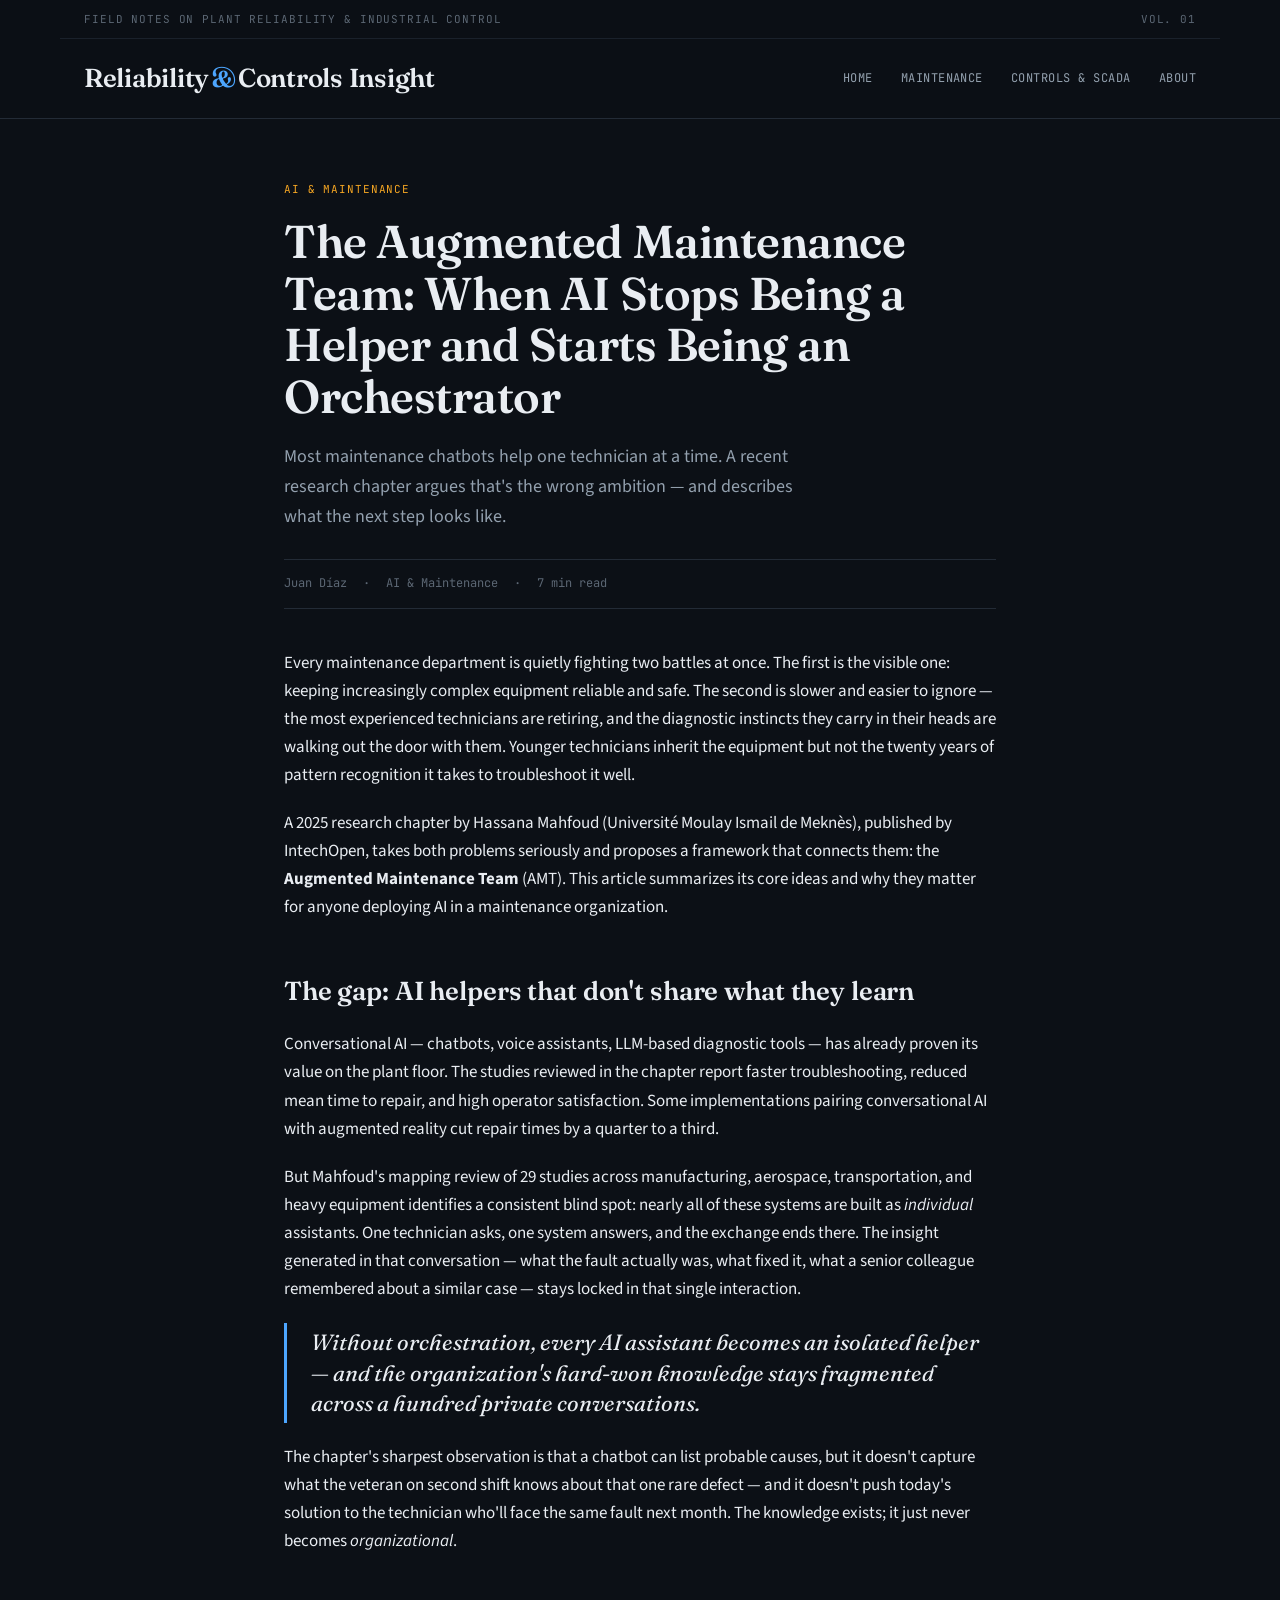
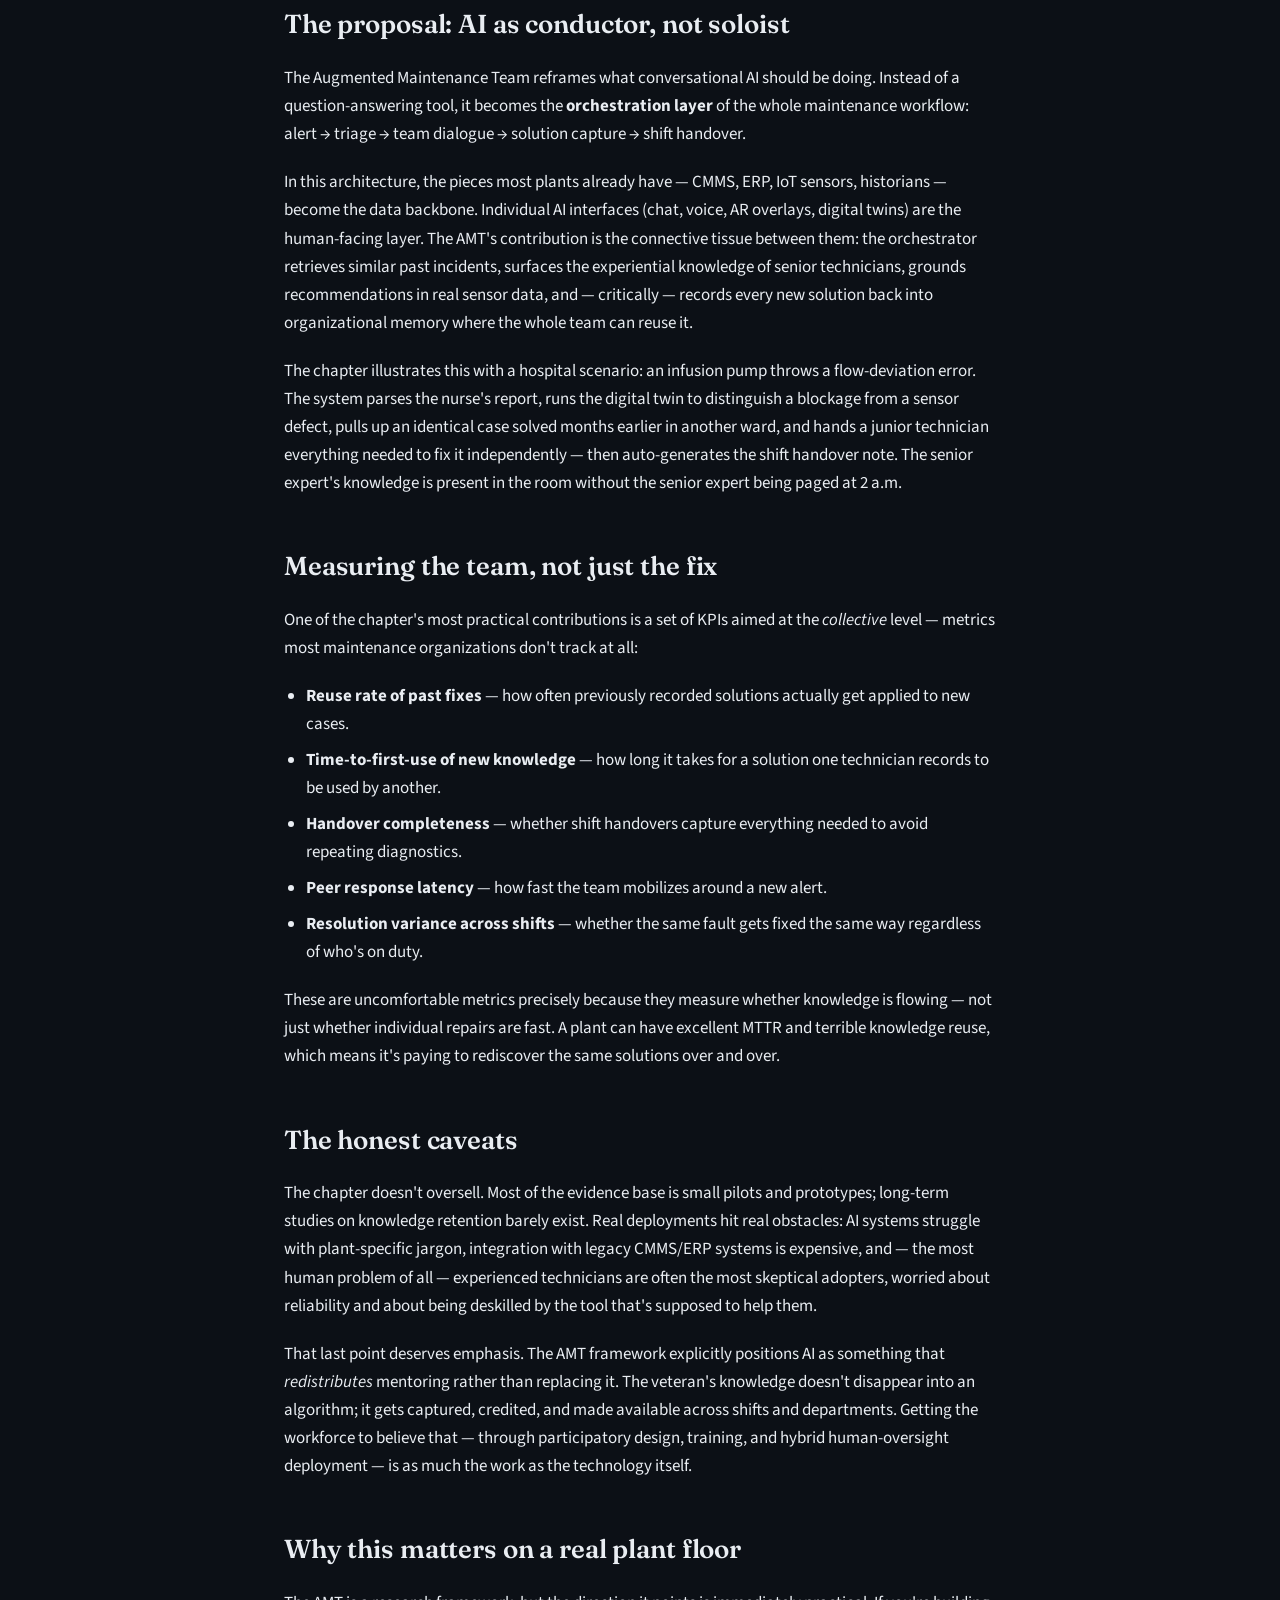
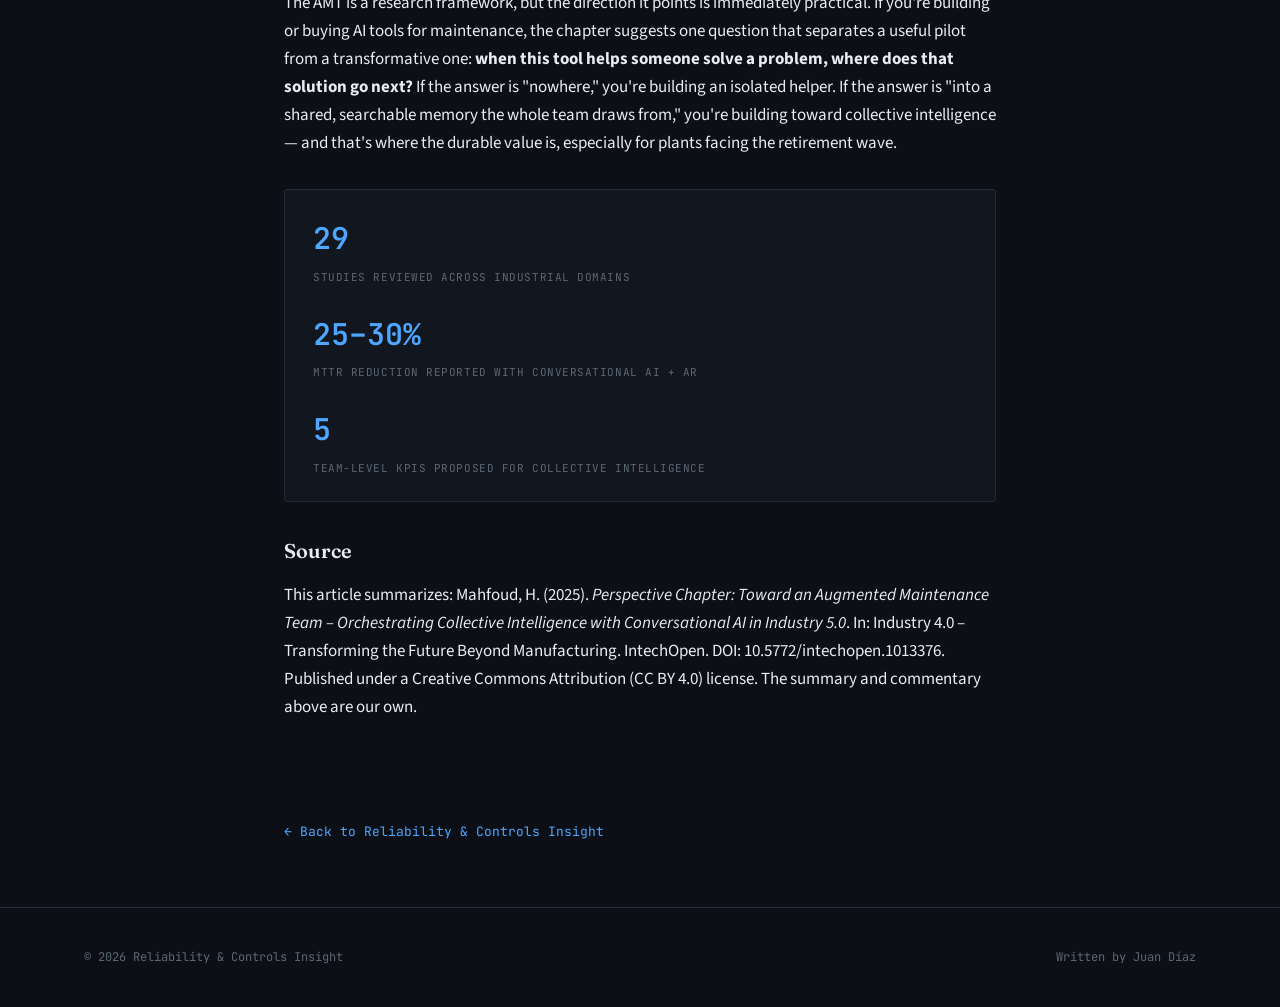
<file: articles/augmented-maintenance-team.html>
<!DOCTYPE html>
<html lang="en">
<head>
<meta charset="UTF-8">
<meta name="viewport" content="width=device-width, initial-scale=1.0">
<title>The Augmented Maintenance Team — Reliability &amp; Controls Insight</title>
<meta name="description" content="A summary of the Augmented Maintenance Team concept: how conversational AI can evolve from an individual helper into an orchestrator of a maintenance team's collective intelligence.">
<link rel="preconnect" href="https://fonts.googleapis.com">
<link rel="preconnect" href="https://fonts.gstatic.com" crossorigin>
<link href="https://fonts.googleapis.com/css2?family=Fraunces:ital,opsz,wght@0,9..144,500;0,9..144,600;1,9..144,500&family=Source+Sans+3:wght@400;500;600&family=JetBrains+Mono:wght@400;500;600&display=swap" rel="stylesheet">
<link rel="stylesheet" href="../style.css">
</head>
<body>

<header class="masthead">
  <div class="masthead-top">
    <span>Field notes on plant reliability &amp; industrial control</span>
    <span>Vol. 01</span>
  </div>
  <div class="masthead-main">
    <a href="../index.html" class="wordmark">Reliability <span class="wordmark-accent">&amp;</span> Controls Insight</a>
    <nav class="masthead-nav">
      <a href="../index.html">Home</a>
      <a href="../index.html#maintenance">Maintenance</a>
      <a href="../index.html#controls">Controls &amp; SCADA</a>
      <a href="../index.html#about">About</a>
    </nav>
  </div>
</header>

<div class="article-header">
  <span class="article-tag">AI &amp; Maintenance</span>
  <h1 class="article-title">The Augmented Maintenance Team: When AI Stops Being a Helper and Starts Being an Orchestrator</h1>
  <p class="article-dek">
    Most maintenance chatbots help one technician at a time. A recent research chapter argues that's
    the wrong ambition — and describes what the next step looks like.
  </p>
  <div class="article-byline">
    <span>Juan Díaz</span>
    <span>·</span>
    <span>AI &amp; Maintenance</span>
    <span>·</span>
    <span>7 min read</span>
  </div>
</div>

<div class="article-body">

  <p>
    Every maintenance department is quietly fighting two battles at once. The first is the visible
    one: keeping increasingly complex equipment reliable and safe. The second is slower and easier to
    ignore — the most experienced technicians are retiring, and the diagnostic instincts they carry in
    their heads are walking out the door with them. Younger technicians inherit the equipment but not
    the twenty years of pattern recognition it takes to troubleshoot it well.
  </p>
  <p>
    A 2025 research chapter by Hassana Mahfoud (Université Moulay Ismail de Meknès), published by
    IntechOpen, takes both problems seriously and proposes a framework that connects them: the
    <strong>Augmented Maintenance Team</strong> (AMT). This article summarizes its core ideas and why
    they matter for anyone deploying AI in a maintenance organization.
  </p>

  <h2>The gap: AI helpers that don't share what they learn</h2>
  <p>
    Conversational AI — chatbots, voice assistants, LLM-based diagnostic tools — has already proven
    its value on the plant floor. The studies reviewed in the chapter report faster troubleshooting,
    reduced mean time to repair, and high operator satisfaction. Some implementations pairing
    conversational AI with augmented reality cut repair times by a quarter to a third.
  </p>
  <p>
    But Mahfoud's mapping review of 29 studies across manufacturing, aerospace, transportation, and
    heavy equipment identifies a consistent blind spot: nearly all of these systems are built as
    <em>individual</em> assistants. One technician asks, one system answers, and the exchange ends
    there. The insight generated in that conversation — what the fault actually was, what fixed it,
    what a senior colleague remembered about a similar case — stays locked in that single interaction.
  </p>

  <p class="pull-quote">
    Without orchestration, every AI assistant becomes an isolated helper — and the organization's
    hard-won knowledge stays fragmented across a hundred private conversations.
  </p>

  <p>
    The chapter's sharpest observation is that a chatbot can list probable causes, but it doesn't
    capture what the veteran on second shift knows about that one rare defect — and it doesn't push
    today's solution to the technician who'll face the same fault next month. The knowledge exists;
    it just never becomes <em>organizational</em>.
  </p>

  <h2>The proposal: AI as conductor, not soloist</h2>
  <p>
    The Augmented Maintenance Team reframes what conversational AI should be doing. Instead of a
    question-answering tool, it becomes the <strong>orchestration layer</strong> of the whole
    maintenance workflow: alert → triage → team dialogue → solution capture → shift handover.
  </p>
  <p>
    In this architecture, the pieces most plants already have — CMMS, ERP, IoT sensors, historians —
    become the data backbone. Individual AI interfaces (chat, voice, AR overlays, digital twins) are
    the human-facing layer. The AMT's contribution is the connective tissue between them: the
    orchestrator retrieves similar past incidents, surfaces the experiential knowledge of senior
    technicians, grounds recommendations in real sensor data, and — critically — records every new
    solution back into organizational memory where the whole team can reuse it.
  </p>
  <p>
    The chapter illustrates this with a hospital scenario: an infusion pump throws a flow-deviation
    error. The system parses the nurse's report, runs the digital twin to distinguish a blockage from
    a sensor defect, pulls up an identical case solved months earlier in another ward, and hands a
    junior technician everything needed to fix it independently — then auto-generates the shift
    handover note. The senior expert's knowledge is present in the room without the senior expert
    being paged at 2 a.m.
  </p>

  <h2>Measuring the team, not just the fix</h2>
  <p>
    One of the chapter's most practical contributions is a set of KPIs aimed at the <em>collective</em>
    level — metrics most maintenance organizations don't track at all:
  </p>
  <ul>
    <li><strong>Reuse rate of past fixes</strong> — how often previously recorded solutions actually get
      applied to new cases.</li>
    <li><strong>Time-to-first-use of new knowledge</strong> — how long it takes for a solution one
      technician records to be used by another.</li>
    <li><strong>Handover completeness</strong> — whether shift handovers capture everything needed to
      avoid repeating diagnostics.</li>
    <li><strong>Peer response latency</strong> — how fast the team mobilizes around a new alert.</li>
    <li><strong>Resolution variance across shifts</strong> — whether the same fault gets fixed the same
      way regardless of who's on duty.</li>
  </ul>
  <p>
    These are uncomfortable metrics precisely because they measure whether knowledge is flowing — not
    just whether individual repairs are fast. A plant can have excellent MTTR and terrible knowledge
    reuse, which means it's paying to rediscover the same solutions over and over.
  </p>

  <h2>The honest caveats</h2>
  <p>
    The chapter doesn't oversell. Most of the evidence base is small pilots and prototypes; long-term
    studies on knowledge retention barely exist. Real deployments hit real obstacles: AI systems
    struggle with plant-specific jargon, integration with legacy CMMS/ERP systems is expensive, and —
    the most human problem of all — experienced technicians are often the most skeptical adopters,
    worried about reliability and about being deskilled by the tool that's supposed to help them.
  </p>
  <p>
    That last point deserves emphasis. The AMT framework explicitly positions AI as something that
    <em>redistributes</em> mentoring rather than replacing it. The veteran's knowledge doesn't
    disappear into an algorithm; it gets captured, credited, and made available across shifts and
    departments. Getting the workforce to believe that — through participatory design, training, and
    hybrid human-oversight deployment — is as much the work as the technology itself.
  </p>

  <h2>Why this matters on a real plant floor</h2>
  <p>
    The AMT is a research framework, but the direction it points is immediately practical. If you're
    building or buying AI tools for maintenance, the chapter suggests one question that separates a
    useful pilot from a transformative one: <strong>when this tool helps someone solve a problem, where
    does that solution go next?</strong> If the answer is "nowhere," you're building an isolated
    helper. If the answer is "into a shared, searchable memory the whole team draws from," you're
    building toward collective intelligence — and that's where the durable value is, especially for
    plants facing the retirement wave.
  </p>

  <div class="stat-callout">
    <div class="stat">
      <span class="stat-value">29</span>
      <span class="stat-label">Studies reviewed across industrial domains</span>
    </div>
    <div class="stat">
      <span class="stat-value">25–30%</span>
      <span class="stat-label">MTTR reduction reported with conversational AI + AR</span>
    </div>
    <div class="stat">
      <span class="stat-value">5</span>
      <span class="stat-label">Team-level KPIs proposed for collective intelligence</span>
    </div>
  </div>

  <h3>Source</h3>
  <p>
    This article summarizes: Mahfoud, H. (2025). <em>Perspective Chapter: Toward an Augmented
    Maintenance Team – Orchestrating Collective Intelligence with Conversational AI in Industry
    5.0</em>. In: Industry 4.0 – Transforming the Future Beyond Manufacturing. IntechOpen.
    DOI: 10.5772/intechopen.1013376. Published under a Creative Commons Attribution (CC BY 4.0)
    license. The summary and commentary above are our own.
  </p>

</div>

<div class="article-footer-nav">
  <a href="../index.html">← Back to Reliability &amp; Controls Insight</a>
</div>

<footer class="site-footer">
  <div class="site-footer-inner">
    <span>© <span id="year"></span> Reliability &amp; Controls Insight</span>
    <span>Written by Juan Díaz</span>
  </div>
</footer>

<script src="../script.js"></script>
</body>
</html>
</file>
<file: style.css>
/* ============================================
   TOKENS
   ============================================ */
:root {
  --bg: #0c1016;
  --bg-panel: #12171f;
  --bg-panel-raised: #171d27;
  --line: #232b36;
  --line-soft: #1a212b;

  --text: #e9edf2;
  --text-muted: #93a0ae;
  --text-dim: #5c6774;

  --accent: #4da6ff;
  --accent-dim: #2c72ad;
  --amber: #f5a623;
  --red: #ff5c5c;

  --font-display: 'Fraunces', serif;
  --font-body: 'Source Sans 3', sans-serif;
  --font-mono: 'JetBrains Mono', monospace;

  --radius: 3px;
  --container: 1160px;
  --container-narrow: 760px;
}

* { box-sizing: border-box; }
html { scroll-behavior: smooth; }

body {
  margin: 0;
  background: var(--bg);
  color: var(--text);
  font-family: var(--font-body);
  line-height: 1.65;
  -webkit-font-smoothing: antialiased;
}

a { color: inherit; text-decoration: none; }
img { max-width: 100%; display: block; }

:focus-visible {
  outline: 2px solid var(--accent);
  outline-offset: 2px;
}

@media (prefers-reduced-motion: reduce) {
  *, *::before, *::after {
    animation-duration: 0.001ms !important;
    animation-iteration-count: 1 !important;
    transition-duration: 0.001ms !important;
    scroll-behavior: auto !important;
  }
}

/* ============================================
   MASTHEAD
   ============================================ */
.masthead {
  border-bottom: 1px solid var(--line);
  background: rgba(12, 16, 22, 0.9);
  backdrop-filter: blur(8px);
  position: sticky;
  top: 0;
  z-index: 50;
}
.masthead-top {
  max-width: var(--container);
  margin: 0 auto;
  padding: 10px 24px;
  display: flex;
  justify-content: space-between;
  align-items: center;
  font-family: var(--font-mono);
  font-size: 11px;
  letter-spacing: 0.08em;
  color: var(--text-dim);
  text-transform: uppercase;
  border-bottom: 1px solid var(--line-soft);
}
.masthead-main {
  max-width: var(--container);
  margin: 0 auto;
  padding: 18px 24px;
  display: flex;
  justify-content: space-between;
  align-items: center;
  flex-wrap: wrap;
  gap: 16px;
}
.wordmark {
  font-family: var(--font-display);
  font-weight: 600;
  font-size: 26px;
  letter-spacing: -0.01em;
  display: flex;
  align-items: baseline;
  gap: 2px;
}
.wordmark-accent { color: var(--accent); }
.masthead-nav {
  display: flex;
  gap: 28px;
  font-family: var(--font-mono);
  font-size: 12px;
  letter-spacing: 0.04em;
  text-transform: uppercase;
  color: var(--text-muted);
}
.masthead-nav a { transition: color 0.15s ease; }
.masthead-nav a:hover, .masthead-nav a.active { color: var(--accent); }

/* ============================================
   HERO
   ============================================ */
.hero {
  max-width: var(--container);
  margin: 0 auto;
  padding: 64px 24px 80px;
  display: grid;
  grid-template-columns: 1.2fr 0.8fr;
  gap: 56px;
  align-items: center;
}
.hero-kicker {
  font-family: var(--font-mono);
  font-size: 12px;
  letter-spacing: 0.12em;
  text-transform: uppercase;
  color: var(--amber);
  margin: 0 0 18px;
}
.hero-title {
  font-family: var(--font-display);
  font-size: clamp(36px, 5vw, 54px);
  font-weight: 600;
  line-height: 1.08;
  margin: 0 0 20px;
  letter-spacing: -0.01em;
}
.hero-title em {
  font-style: italic;
  color: var(--accent);
}
.hero-dek {
  font-size: 18px;
  color: var(--text-muted);
  max-width: 52ch;
  margin: 0 0 32px;
}
.hero-cta { display: flex; gap: 14px; flex-wrap: wrap; }

.btn {
  display: inline-flex;
  align-items: center;
  gap: 8px;
  padding: 13px 26px;
  font-family: var(--font-mono);
  font-size: 13px;
  letter-spacing: 0.04em;
  text-transform: uppercase;
  border-radius: var(--radius);
  border: 1px solid transparent;
  transition: transform 0.15s ease, border-color 0.15s ease, background 0.15s ease;
  cursor: pointer;
}
.btn:hover { transform: translateY(-1px); }
.btn-primary { background: var(--accent); color: #06121f; font-weight: 600; }
.btn-primary:hover { background: #6cb8ff; }
.btn-ghost { background: transparent; border-color: var(--line); color: var(--text); }
.btn-ghost:hover { border-color: var(--accent); color: var(--accent); }

/* Gauge signature illustration */
.gauge-wrap {
  display: flex;
  justify-content: center;
}
.gauge-svg { width: 100%; max-width: 320px; height: auto; }
.gauge-needle {
  transform-box: fill-box;
  transform-origin: 50% 100%;
  animation: gaugeSweep 2.4s cubic-bezier(.22,1,.36,1) forwards;
}
@keyframes gaugeSweep {
  0%   { transform: rotate(-95deg); }
  60%  { transform: rotate(58deg); }
  80%  { transform: rotate(42deg); }
  100% { transform: rotate(50deg); }
}
@media (prefers-reduced-motion: reduce) {
  .gauge-needle { animation: none; transform: rotate(50deg); }
}
.gauge-bezel { fill: none; stroke: var(--line); stroke-width: 2; }
.gauge-face { fill: var(--bg-panel); stroke: var(--line); stroke-width: 1; }
.gauge-arc { fill: none; stroke-width: 12; stroke-linecap: round; }
.gauge-arc-safe { stroke: #7fe0b8; }
.gauge-arc-warn { stroke: var(--amber); }
.gauge-arc-crit { stroke: var(--red); }
.gauge-tick { stroke: var(--text-dim); stroke-width: 2; }
.gauge-needle-shape { fill: var(--text); }
.gauge-hub { fill: var(--accent); }
.gauge-caption {
  font-family: var(--font-mono);
  fill: var(--text-dim);
  font-size: 10px;
  letter-spacing: 0.08em;
  text-transform: uppercase;
}

/* ============================================
   SECTIONS
   ============================================ */
.section { padding: 80px 0; }
.section-alt { background: var(--bg-panel); border-top: 1px solid var(--line); border-bottom: 1px solid var(--line); }
.section-inner { max-width: var(--container); margin: 0 auto; padding: 0 24px; }
.section-head {
  display: flex;
  justify-content: space-between;
  align-items: flex-end;
  gap: 24px;
  margin-bottom: 40px;
  flex-wrap: wrap;
}
.section-kicker {
  font-family: var(--font-mono);
  font-size: 12px;
  letter-spacing: 0.1em;
  text-transform: uppercase;
  color: var(--accent);
  margin: 0 0 10px;
}
.section-title {
  font-family: var(--font-display);
  font-size: clamp(26px, 3.5vw, 36px);
  font-weight: 600;
  margin: 0;
  letter-spacing: -0.01em;
}
.section-sub {
  color: var(--text-muted);
  font-size: 15px;
  max-width: 46ch;
}

/* ============================================
   PILLARS
   ============================================ */
.pillar-grid {
  display: grid;
  grid-template-columns: repeat(3, 1fr);
  gap: 24px;
}
.pillar-card {
  background: var(--bg-panel);
  border: 1px solid var(--line);
  border-radius: var(--radius);
  padding: 28px;
  transition: border-color 0.15s ease, transform 0.15s ease;
}
.pillar-card:hover { border-color: var(--accent-dim); transform: translateY(-2px); }
.pillar-icon { width: 40px; height: 40px; color: var(--accent); margin-bottom: 18px; }
.pillar-icon svg { width: 100%; height: 100%; }
.pillar-card h3 {
  font-family: var(--font-display);
  font-size: 19px;
  font-weight: 600;
  margin: 0 0 10px;
}
.pillar-card p { color: var(--text-muted); font-size: 14px; margin: 0; }

/* ============================================
   ARTICLE CARDS / GRID
   ============================================ */
.article-grid {
  display: grid;
  grid-template-columns: repeat(3, 1fr);
  gap: 28px;
}
.article-card {
  display: flex;
  flex-direction: column;
  border-top: 2px solid var(--line);
  padding-top: 20px;
  transition: border-color 0.15s ease;
}
.article-card:hover { border-color: var(--accent); }
.article-tag {
  display: inline-block;
  font-family: var(--font-mono);
  font-size: 10px;
  letter-spacing: 0.08em;
  text-transform: uppercase;
  color: var(--amber);
  margin-bottom: 12px;
}
.article-tag.tag-controls { color: var(--accent); }
.article-tag.tag-reliability { color: #7fe0b8; }
.article-card h3 {
  font-family: var(--font-display);
  font-size: 21px;
  font-weight: 600;
  line-height: 1.25;
  margin: 0 0 10px;
}
.article-card p {
  color: var(--text-muted);
  font-size: 14.5px;
  margin: 0 0 16px;
  flex-grow: 1;
}
.article-meta {
  font-family: var(--font-mono);
  font-size: 11px;
  color: var(--text-dim);
  display: flex;
  gap: 12px;
  align-items: center;
}
.article-meta .read-more { color: var(--accent); margin-left: auto; }

/* ============================================
   ARTICLE PAGE
   ============================================ */
.article-header {
  max-width: var(--container-narrow);
  margin: 0 auto;
  padding: 56px 24px 40px;
  text-align: left;
}
.article-header .article-tag { font-size: 11px; margin-bottom: 18px; }
.article-title {
  font-family: var(--font-display);
  font-size: clamp(32px, 5vw, 46px);
  font-weight: 600;
  line-height: 1.12;
  margin: 0 0 20px;
  letter-spacing: -0.01em;
}
.article-dek {
  font-size: 18px;
  color: var(--text-muted);
  margin: 0 0 28px;
  max-width: 60ch;
}
.article-byline {
  font-family: var(--font-mono);
  font-size: 12px;
  color: var(--text-dim);
  display: flex;
  gap: 16px;
  align-items: center;
  border-top: 1px solid var(--line);
  border-bottom: 1px solid var(--line);
  padding: 14px 0;
}
.article-body {
  max-width: var(--container-narrow);
  margin: 0 auto;
  padding: 0 24px 80px;
  font-size: 17px;
}
.article-body h2 {
  font-family: var(--font-display);
  font-size: 26px;
  font-weight: 600;
  margin: 48px 0 18px;
  letter-spacing: -0.005em;
}
.article-body h3 {
  font-family: var(--font-display);
  font-size: 20px;
  font-weight: 600;
  margin: 32px 0 14px;
}
.article-body p { margin: 0 0 20px; color: var(--text); }
.article-body ul, .article-body ol { margin: 0 0 20px; padding-left: 22px; color: var(--text); }
.article-body li { margin-bottom: 8px; }
.pull-quote {
  border-left: 3px solid var(--accent);
  padding: 4px 0 4px 24px;
  margin: 36px 0;
  font-family: var(--font-display);
  font-size: 22px;
  font-style: italic;
  color: var(--text);
  line-height: 1.4;
}
.stat-callout {
  background: var(--bg-panel);
  border: 1px solid var(--line);
  border-radius: var(--radius);
  padding: 24px 28px;
  margin: 32px 0;
  display: flex;
  gap: 24px;
  flex-wrap: wrap;
}
.stat-callout .stat {
  display: flex;
  flex-direction: column;
}
.stat-callout .stat-value {
  font-family: var(--font-mono);
  font-size: 30px;
  font-weight: 600;
  color: var(--accent);
}
.stat-callout .stat-label {
  font-family: var(--font-mono);
  font-size: 11px;
  color: var(--text-dim);
  text-transform: uppercase;
  letter-spacing: 0.05em;
  margin-top: 4px;
}
.article-footer-nav {
  max-width: var(--container-narrow);
  margin: 0 auto;
  padding: 0 24px 64px;
  display: flex;
  justify-content: space-between;
  align-items: center;
  font-family: var(--font-mono);
  font-size: 13px;
}
.article-footer-nav a { color: var(--accent); }

/* Related */
.related-grid {
  display: grid;
  grid-template-columns: repeat(2, 1fr);
  gap: 24px;
}

/* ============================================
   FOOTER
   ============================================ */
.site-footer {
  border-top: 1px solid var(--line);
  padding: 40px 0;
}
.site-footer-inner {
  max-width: var(--container);
  margin: 0 auto;
  padding: 0 24px;
  display: flex;
  justify-content: space-between;
  align-items: center;
  flex-wrap: wrap;
  gap: 16px;
  font-family: var(--font-mono);
  font-size: 12px;
  color: var(--text-dim);
}
.site-footer-inner a { color: var(--text-muted); }
.site-footer-inner a:hover { color: var(--accent); }

/* ============================================
   RESPONSIVE
   ============================================ */
@media (max-width: 860px) {
  .hero { grid-template-columns: 1fr; padding: 40px 24px 56px; gap: 40px; }
  .gauge-wrap { order: -1; max-width: 220px; margin: 0 auto; }
  .pillar-grid { grid-template-columns: 1fr; }
  .article-grid { grid-template-columns: 1fr; }
  .related-grid { grid-template-columns: 1fr; }
  .masthead-nav { gap: 18px; font-size: 11px; }
  .masthead-top { flex-direction: column; align-items: flex-start; gap: 4px; }
}
</file>
